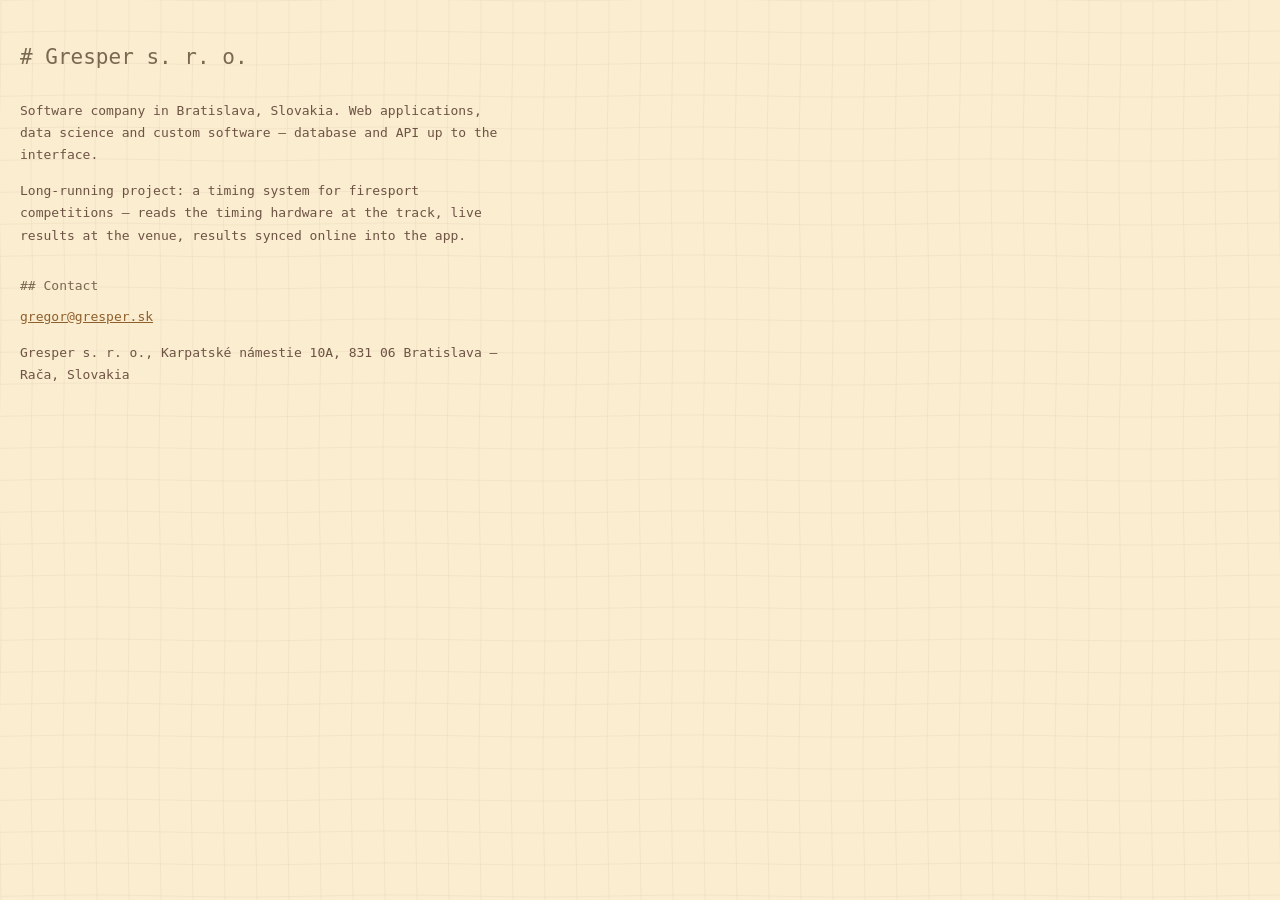
<file: index.html>
<!doctype html>
<html lang="en">
<head>
<meta charset="utf-8">
<meta name="viewport" content="width=device-width, initial-scale=1">
<title>Gresper s. r. o.</title>
<meta name="description" content="Gresper s. r. o. — web applications, data science and custom software, incl. firesport competition timing. Bratislava, Slovakia.">
<link rel="canonical" href="https://gresper.sk/">
<meta name="robots" content="index, follow, max-snippet:-1, max-image-preview:large">
<meta name="theme-color" content="#faedd0">
<meta name="author" content="Gresper s. r. o.">

<meta property="og:type" content="website">
<meta property="og:site_name" content="Gresper s. r. o.">
<meta property="og:title" content="Gresper s. r. o.">
<meta property="og:description" content="Web applications, data science and custom software, incl. firesport competition timing. Bratislava, Slovakia.">
<meta property="og:url" content="https://gresper.sk/">
<meta property="og:locale" content="en_US">
<meta property="og:locale:alternate" content="sk_SK">
<meta property="og:image" content="https://gresper.sk/og.png">
<meta property="og:image:width" content="1200">
<meta property="og:image:height" content="630">
<meta property="og:image:alt" content="Gresper s. r. o. — web applications, data science, custom software">
<meta name="twitter:card" content="summary_large_image">
<meta name="twitter:title" content="Gresper s. r. o.">
<meta name="twitter:description" content="Web applications, data science and custom software. Bratislava, Slovakia.">
<meta name="twitter:image" content="https://gresper.sk/og.png">

<link rel="icon" href="data:image/svg+xml,%3Csvg xmlns='http://www.w3.org/2000/svg' viewBox='0 0 32 32'%3E%3Crect width='32' height='32' fill='%23faedd0'/%3E%3Ctext x='16' y='25' font-family='monospace' font-size='24' font-weight='500' text-anchor='middle' fill='%236e5344'%3EG%3C/text%3E%3C/svg%3E">

<script type="application/ld+json">
{
  "@context": "https://schema.org",
  "@type": "Organization",
  "@id": "https://gresper.sk/#org",
  "name": "Gresper s. r. o.",
  "legalName": "Gresper s. r. o.",
  "url": "https://gresper.sk/",
  "email": "gregor@gresper.sk",
  "description": "Software company building web applications, data science tooling and custom software, including a timing and live-results system for firesport competitions.",
  "foundingDate": "2025-08-19",
  "identifier": [
    { "@type": "PropertyValue", "name": "ICO", "value": "57093628" },
    { "@type": "PropertyValue", "name": "ORSR", "value": "Sro 190799/B, Mestsky sud Bratislava III" }
  ],
  "address": {
    "@type": "PostalAddress",
    "streetAddress": "Karpatské námestie 10A",
    "postalCode": "831 06",
    "addressLocality": "Bratislava - Rača",
    "addressCountry": "SK"
  },
  "areaServed": "SK",
  "knowsAbout": [
    "web application development",
    "data science",
    "data engineering",
    "systems integration",
    "sports timing systems",
    "firesport competition timing"
  ]
}
</script>
<style>
  html { background: #faedd0; color: #6e5344; }
  body {
    font: 13px/1.7 ui-monospace, SFMono-Regular, Menlo, Consolas, "DejaVu Sans Mono", monospace;
    margin: 2.5rem 1.25rem;
    max-width: 62ch;
  }
  h1, h2 { font-weight: 400; color: #7a6850; }
  h1 { font-size: 21px; margin: 0 0 1.5rem; }
  h2 { font-size: 13px; margin: 1.8rem 0 .5rem; }
  p { margin: 0 0 .9rem; }
  a { color: #8f5f2c; }
  a:focus-visible { outline: 2px solid #8f5f2c; outline-offset: 2px; }
  #mesh { position: fixed; inset: 0; z-index: -1; pointer-events: none; }
  @media print {
    html { background: #fff; color: #000; }
    h1, h2, a { color: #000; }
    #mesh { display: none; }
  }
</style>
</head>
<body>

<canvas id="mesh" aria-hidden="true"></canvas>

<h1># Gresper s. r. o.</h1>

<p>
Software company in Bratislava, Slovakia. Web applications, data science and
custom software — database and API up to the interface.
</p>

<p>
Long-running project: a timing system for firesport competitions — reads the timing hardware at the track, live results at the
venue, results synced online into the app.
</p>

<h2>## Contact</h2>

<p>
<a href="mailto:gregor@gresper.sk">gregor@gresper.sk</a>
</p>

<p>
Gresper s. r. o., Karpatské námestie 10A, 831 06 Bratislava – Rača, Slovakia
</p>

<script>
(function () {
  var cv = document.getElementById('mesh'), g = cv.getContext('2d');
  var STEP = 32, R = 130, PULL = 0.26;

  // Touch-only devices and reduced-motion users get a plain static mesh:
  // no cursor tracking, no animation loop. any-hover/any-pointer look at every
  // input device, so a laptop with a touchscreen still counts as having a mouse.
  var mm = window.matchMedia || function () { return { matches: false }; };
  // reduce only silences the idle wobble — cursor tracking is user-driven
  // motion, so it stays on. still = no pointer to track at all (phones).
  var reduce = mm('(prefers-reduced-motion: reduce)').matches;
  var still = !mm('(any-hover: hover) and (any-pointer: fine)').matches;
  var dpr = Math.min(window.devicePixelRatio || 1, 2);

  var w, h, cols, rows, X, Y, lastW = -1, timer, running = false;
  var mx = -9e3, my = -9e3, tx = mx, ty = my;

  function size() {
    w = innerWidth; h = innerHeight; lastW = w;
    cv.width = w * dpr; cv.height = h * dpr;
    cv.style.width = w + 'px'; cv.style.height = h + 'px';
    g.setTransform(dpr, 0, 0, dpr, 0, 0);
    cols = Math.ceil(w / STEP) + 1; rows = Math.ceil(h / STEP) + 1;
    X = new Float32Array(cols * rows); Y = new Float32Array(cols * rows);
  }

  function draw(t) {
    var i, j, k, px, py, dx, dy, d, f;
    for (j = 0; j < rows; j++) {
      for (i = 0; i < cols; i++) {
        k = j * cols + i;
        px = i * STEP; py = j * STEP;
        if (!still) {
          dx = px - mx; dy = py - my; d = Math.sqrt(dx * dx + dy * dy) || 1;
          if (d < R) { f = 1 - d / R; f = f * f * R * PULL; px += dx / d * f; py += dy / d * f; }
          if (!reduce) { px += Math.sin(py * 0.021 + t) * 1.0; py += Math.cos(px * 0.021 + t) * 1.0; }
        }
        X[k] = px; Y[k] = py;
      }
    }

    g.clearRect(0, 0, w, h);
    for (var pass = 0; pass < 2; pass++) {
      g.beginPath();
      for (j = 0; j < rows; j++) {
        for (i = 0; i < cols; i++) {
          k = j * cols + i;
          dx = i * STEP - mx; dy = j * STEP - my;
          var near = !still && dx * dx + dy * dy < R * R;
          if (near !== (pass === 1)) continue;
          if (i + 1 < cols) { g.moveTo(X[k], Y[k]); g.lineTo(X[k + 1], Y[k + 1]); }
          if (j + 1 < rows) { g.moveTo(X[k], Y[k]); g.lineTo(X[k + cols], Y[k + cols]); }
        }
      }
      g.strokeStyle = pass ? 'rgba(110,83,68,0.15)' : 'rgba(110,83,68,0.05)';
      g.lineWidth = 1;
      g.stroke();
    }
  }

  function frame(ts) {
    if (document.hidden) { running = false; return; }
    mx += (tx - mx) * 0.09; my += (ty - my) * 0.09;
    draw(ts * 0.0007);
    requestAnimationFrame(frame);
  }

  function start() {
    if (still || running) return;
    running = true; requestAnimationFrame(frame);
  }

  addEventListener('resize', function () {
    clearTimeout(timer);
    timer = setTimeout(function () {
      // On phones the address bar showing/hiding fires resize with the same
      // width — ignore those, only a real width change matters.
      if (still && innerWidth === lastW) return;
      size();
      if (still) draw(0);
    }, 150);
  });

  // Always listen: if a real mouse shows up the effect switches itself on, even
  // if the media queries above guessed wrong. Touch input never drives it.
  addEventListener('pointermove', function (e) {
    if (e.pointerType === 'touch') return;
    tx = e.clientX; ty = e.clientY;
    if (still) { still = false; mx = tx; my = ty; start(); }
  });
  addEventListener('pointerleave', function () { tx = -9e3; ty = -9e3; });
  document.addEventListener('visibilitychange', start);

  size();
  if (still) draw(0); else start();
})();
</script>

</body>
</html>
</file>
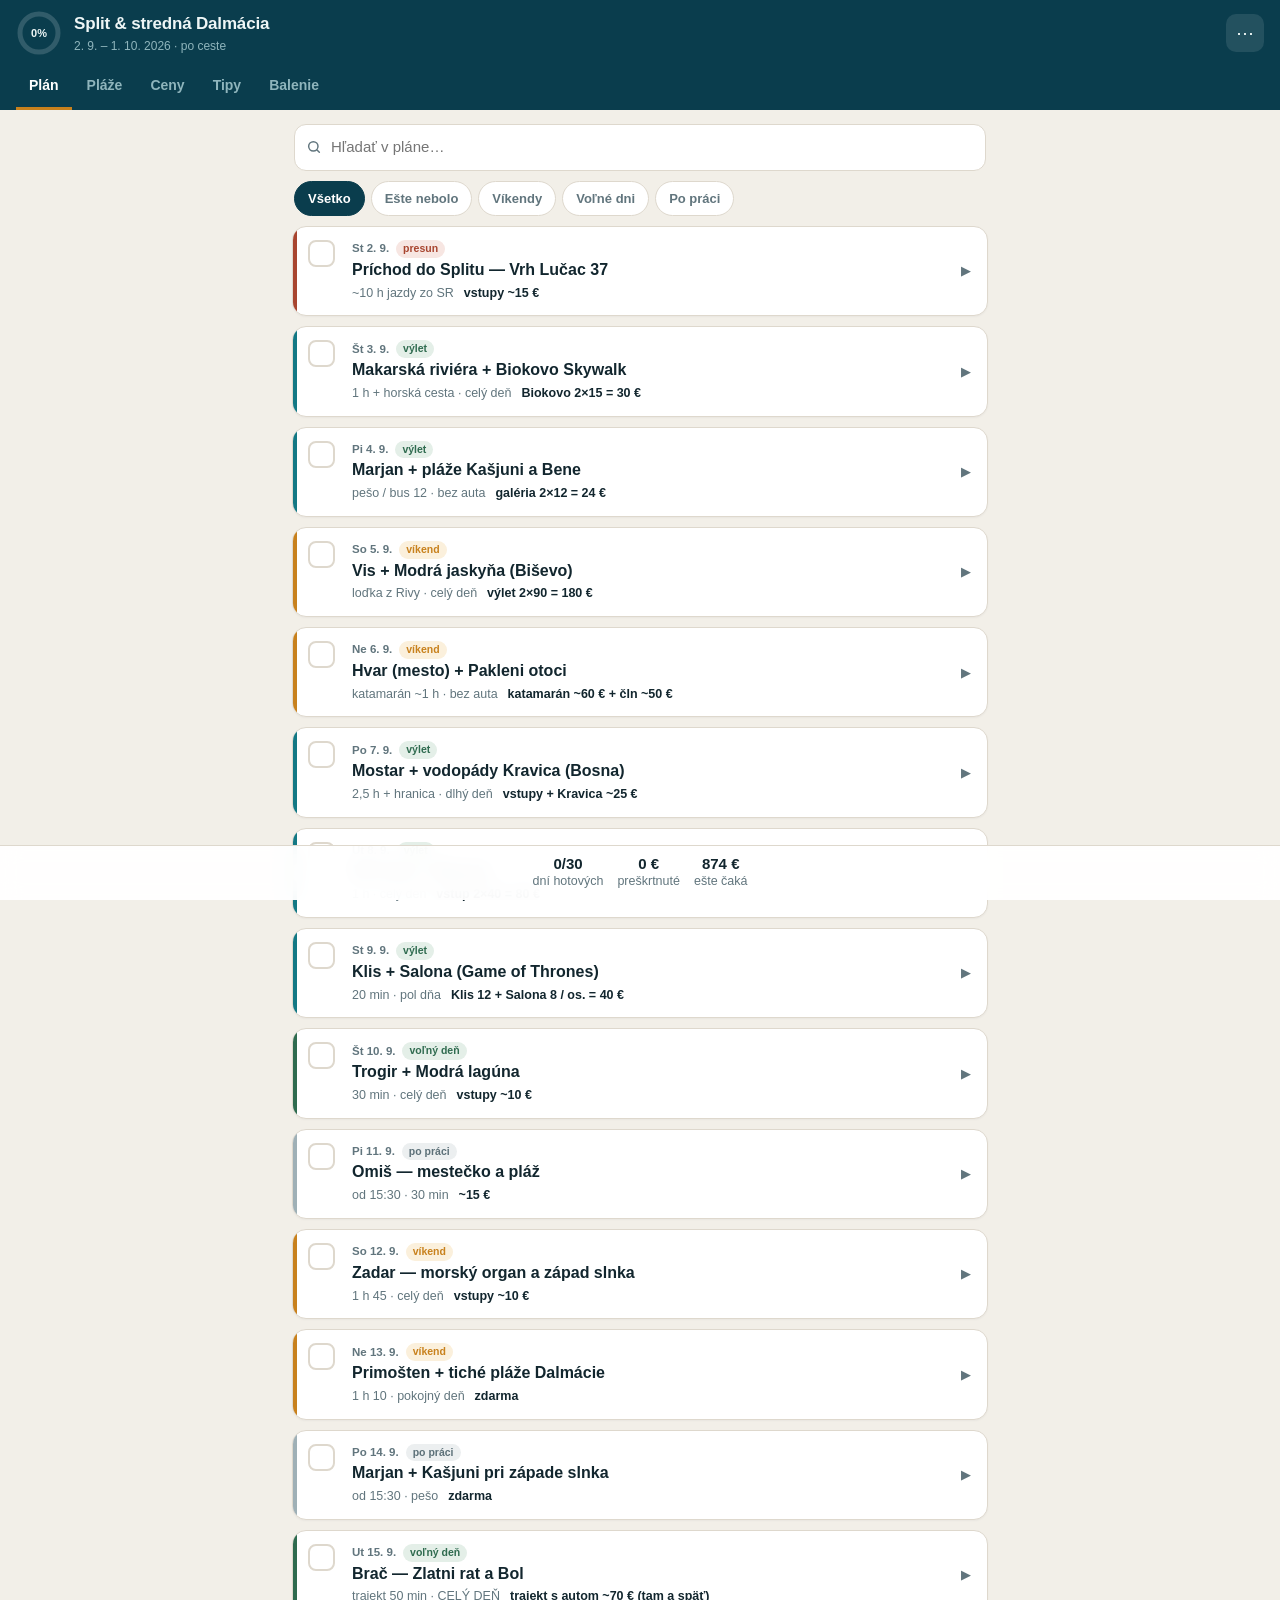
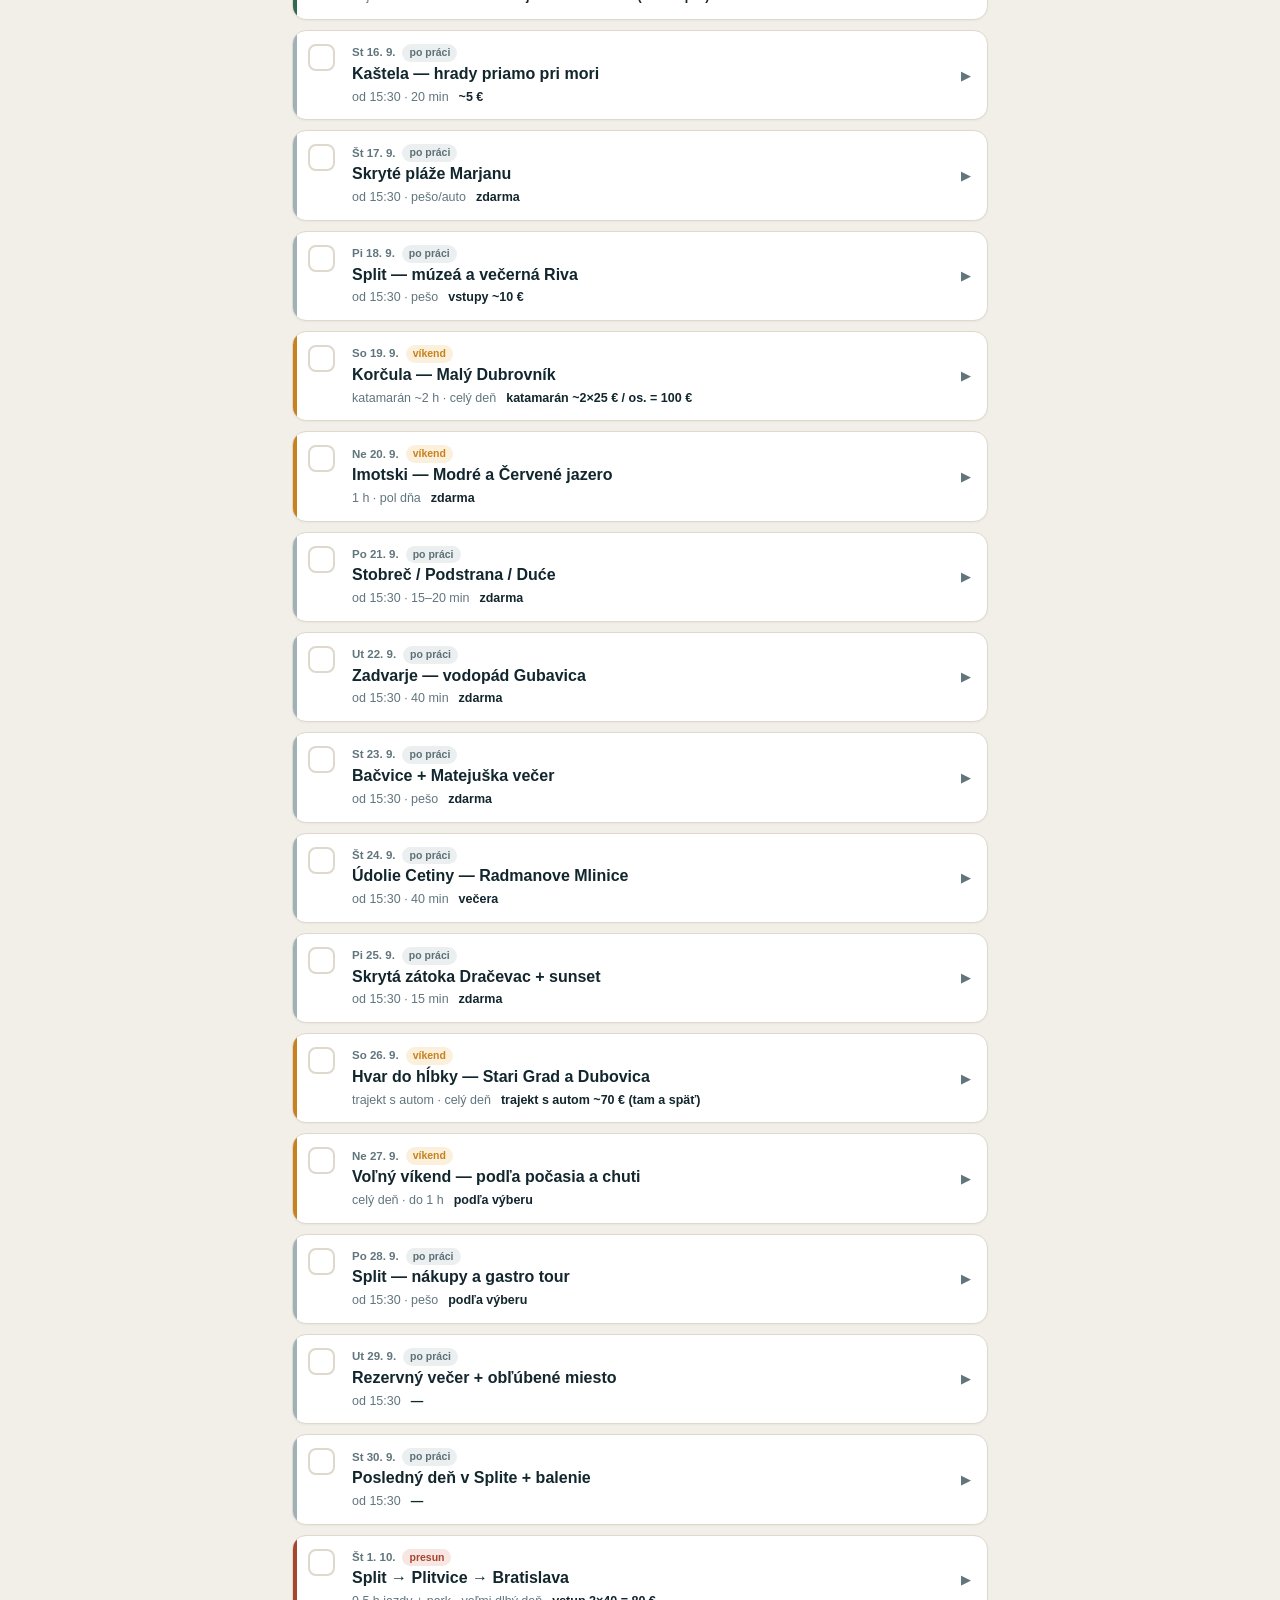
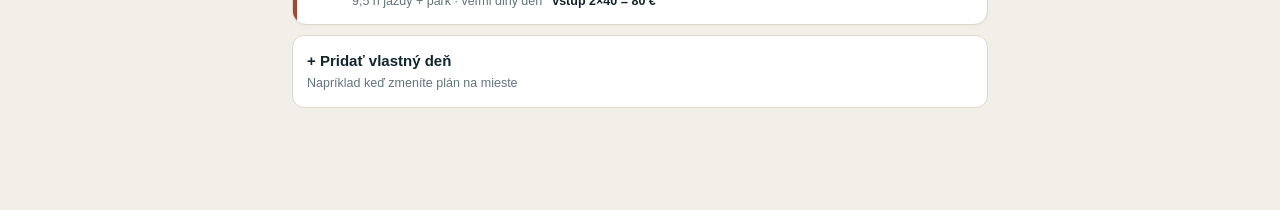
<file: croatia/index.html>
<!DOCTYPE html>
<html lang="sk">
<head>
<meta charset="utf-8">
<meta name="viewport" content="width=device-width, initial-scale=1, viewport-fit=cover">
<title>Split 2026 — itinerár</title>
<meta name="robots" content="noindex, nofollow">
<meta name="theme-color" content="#0a3d4d" id="tc">
<script>
/* apply the saved appearance before first paint — keep the key in sync with KEY below */
try{var _t=JSON.parse(localStorage.getItem("split2026:v4")||"{}").theme;
  if(_t==="light"||_t==="dark"){document.documentElement.setAttribute("data-theme",_t);
    document.currentScript.previousElementSibling.setAttribute("content",_t==="dark"?"#0a2028":"#0a3d4d");}
}catch(e){}
</script>
<meta name="apple-mobile-web-app-capable" content="yes">
<meta name="mobile-web-app-capable" content="yes">
<meta name="apple-mobile-web-app-status-bar-style" content="black-translucent">
<meta name="apple-mobile-web-app-title" content="Split 2026">
<link rel="apple-touch-icon" href="[data-uri]">
<link rel="icon" href="[data-uri]">
<link rel="manifest" id="mf">
<style>
:root{
  --sea-deep:#0a3d4d;
  --sea:#137884;
  --sea-soft:#d9ecec;
  --stone:#f2efe8;
  --card:#ffffff;
  --ink:#12262e;
  --muted:#61757d;
  --line:#ded8cd;
  --sun:#c8811d;
  --sun-soft:#fbf0dc;
  --pine:#2f6b4f;
  --pine-soft:#e4efe8;
  --rose:#a8452f;
  --rose-soft:#f7e6e2;
  --sea-ink:#0a3d4d;
  --sun-line:#eddcbb;
  --field:#fcfbf8;
  --card-2:#fbfaf7;
  --ghost:#f1efe9;
  --work:#9fb0b6;
  --work-soft:#eceff0;
  --work-ink:#5c7078;
  --handle:#cfc9bd;
  --veil:rgba(255,255,255,.94);
  --head:#0a3d4d;
  --head-ink:#eef6f6;
  --head-dim:#8fb5bc;
  --shadow:0 1px 2px rgba(18,38,46,.04);
  --r:14px;
  --safe-b:env(safe-area-inset-bottom,0px);
}
*{box-sizing:border-box;-webkit-tap-highlight-color:transparent}
html,body{margin:0;padding:0}
body{
  background:var(--stone);
  color:var(--ink);
  font:16px/1.5 ui-sans-serif,-apple-system,BlinkMacSystemFont,"Segoe UI",Roboto,"Helvetica Neue",Arial,sans-serif;
  -webkit-font-smoothing:antialiased;
  overscroll-behavior-y:contain;
}
button,input,textarea,select{font:inherit;color:inherit}
button{cursor:pointer;border:0;background:none}
a{color:var(--sea)}
:focus-visible{outline:3px solid var(--sun);outline-offset:2px;border-radius:6px}

/* ---------- header ---------- */
header{
  position:sticky;top:0;z-index:20;
  background:var(--head);color:var(--head-ink);
  padding:calc(10px + env(safe-area-inset-top,0px)) 16px 0;
}
.htop{display:flex;align-items:center;gap:12px}
.brand{flex:1;min-width:0}
.brand h1{margin:0;font-size:17px;font-weight:700;letter-spacing:-.01em;white-space:nowrap;overflow:hidden;text-overflow:ellipsis}
.brand p{margin:1px 0 0;font-size:12px;color:var(--head-dim)}
.ring{width:46px;height:46px;flex:none;position:relative}
.ring svg{transform:rotate(-90deg)}
.ring span{position:absolute;inset:0;display:grid;place-items:center;font-size:11px;font-weight:700}
.hbtn{width:38px;height:38px;flex:none;border-radius:10px;background:rgba(255,255,255,.1);display:grid;place-items:center;color:var(--head-ink);font-size:18px}
nav{display:flex;gap:2px;margin-top:10px;overflow-x:auto;scrollbar-width:none}
nav::-webkit-scrollbar{display:none}
nav button{
  padding:9px 13px 11px;color:var(--head-dim);font-size:14px;font-weight:600;white-space:nowrap;
  border-bottom:3px solid transparent;
}
nav button[aria-selected="true"]{color:#fff;border-bottom-color:var(--sun)}

/* ---------- layout ---------- */
main{max-width:720px;margin:0 auto;padding:14px 12px calc(90px + var(--safe-b))}
.panel[hidden]{display:none}
h2.sec{font-size:13px;font-weight:700;color:var(--muted);margin:22px 4px 8px}
h2.sec:first-child{margin-top:4px}

/* ---------- filter chips ---------- */
.chips{display:flex;gap:6px;overflow-x:auto;padding:2px 2px 10px;scrollbar-width:none}
.chips::-webkit-scrollbar{display:none}
.chip{
  padding:7px 13px;border-radius:999px;background:var(--card);border:1px solid var(--line);
  font-size:13px;font-weight:600;color:var(--muted);white-space:nowrap;
}
.chip[aria-pressed="true"]{background:var(--sea-deep);border-color:var(--sea-deep);color:#fff}

/* ---------- day card ---------- */
.day{
  background:var(--card);border-radius:var(--r);margin-bottom:8px;
  border:1px solid var(--line);overflow:hidden;position:relative;
}
.day::before{content:"";position:absolute;left:0;top:0;bottom:0;width:4px;background:var(--sea)}
.day[data-kind="weekend"]::before{background:var(--sun)}
.day[data-kind="work"]::before{background:var(--work)}
.day[data-kind="free"]::before{background:var(--pine)}
.day[data-kind="travel"]::before{background:var(--rose)}
.day.done{background:var(--card-2)}
.day.done .dwhere{text-decoration:line-through;text-decoration-thickness:1.5px;color:var(--muted)}
.day.today{border-color:var(--sea);box-shadow:0 0 0 2px rgba(19,120,132,.18)}

.dhead{display:flex;align-items:flex-start;gap:11px;padding:12px 12px 12px 15px;width:100%;text-align:left}
.tick{
  flex:none;width:27px;height:27px;margin-top:1px;border-radius:8px;border:2px solid var(--line);
  background:var(--card);display:grid;place-items:center;color:transparent;font-size:15px;font-weight:800;
}
.tick[aria-pressed="true"]{background:var(--pine);border-color:var(--pine);color:#fff}
.dmain{flex:1;min-width:0}
.ddate{font-size:11.5px;font-weight:700;color:var(--muted);display:flex;gap:7px;align-items:center;flex-wrap:wrap}
.badge{padding:1px 7px;border-radius:999px;font-size:10.5px;font-weight:700}
.b-weekend{background:var(--sun-soft);color:var(--sun)}
.b-work{background:var(--work-soft);color:var(--work-ink)}
.b-free{background:var(--pine-soft);color:var(--pine)}
.b-travel{background:var(--rose-soft);color:var(--rose)}
.b-today{background:var(--sea);color:#fff}
.dwhere{font-size:16px;font-weight:650;line-height:1.3;margin:2px 0 3px}
.dmeta{font-size:12.5px;color:var(--muted);display:flex;gap:10px;flex-wrap:wrap}
.dmeta b{color:var(--ink);font-weight:650}
.chev{flex:none;align-self:center;color:var(--muted);font-size:13px;transition:transform .18s}
.day.open .chev{transform:rotate(90deg)}

.dbody{padding:0 14px 14px 15px;border-top:1px solid var(--line);margin-top:2px;padding-top:12px}
.dbody p{margin:0 0 12px;font-size:14.5px;line-height:1.55}
.dlist{margin:0 0 13px;padding:0;list-style:none}
.dlist li{position:relative;padding-left:16px;margin-bottom:7px;font-size:14.5px;line-height:1.5}
.dlist li:last-child{margin-bottom:0}
.dlist li::before{
  content:"";position:absolute;left:2px;top:9px;width:5px;height:5px;
  border-radius:50%;background:var(--sea);opacity:.55;
}
.dlist .t{color:var(--sea);font-weight:700;font-variant-numeric:tabular-nums}
.acts{display:flex;gap:7px;flex-wrap:wrap;margin-bottom:12px}
.act{
  padding:9px 13px;border-radius:10px;background:var(--sea-soft);color:var(--sea-ink);
  font-size:13.5px;font-weight:650;text-decoration:none;display:inline-flex;align-items:center;gap:6px;
}
.act.ghost{background:var(--ghost);color:var(--muted)}
.act.danger{background:var(--rose-soft);color:var(--rose)}
label.fl{display:block;font-size:11.5px;font-weight:700;color:var(--muted);margin:10px 0 4px}
textarea,input[type=text],input[type=number]{
  width:100%;border:1px solid var(--line);border-radius:10px;padding:10px 11px;
  background:var(--field);font-size:14.5px;resize:vertical;
}
textarea{min-height:64px}
.grid2{display:grid;grid-template-columns:1fr 1fr;gap:8px}

/* ---------- generic list rows ---------- */
.rows{background:var(--card);border:1px solid var(--line);border-radius:var(--r);overflow:hidden}
.row{display:flex;gap:11px;align-items:flex-start;padding:11px 13px;border-top:1px solid var(--line);width:100%;text-align:left}
.row:first-child{border-top:0}
.row .rt{flex:1;min-width:0}
.row .rt strong{display:block;font-size:14.5px;font-weight:650}
.row .rt span{display:block;font-size:13px;color:var(--muted);line-height:1.45;margin-top:2px}
.row .rv{flex:none;max-width:47%;text-align:right;font-size:13.5px;font-weight:700;color:var(--sea-ink)}
.row.checked .rt strong{text-decoration:line-through;color:var(--muted)}

/* ---------- callouts ---------- */
.note{background:var(--sun-soft);border:1px solid var(--sun-line);border-radius:var(--r);padding:12px 14px;font-size:14px;line-height:1.55;margin-bottom:10px}
.note b{font-weight:700}
.tipbox{background:var(--card);border:1px solid var(--line);border-radius:var(--r);padding:12px 14px;margin-bottom:8px}
.tipbox h3{margin:0 0 6px;font-size:14.5px;font-weight:700}
.tipbox ul{margin:0;padding-left:18px;font-size:14px;line-height:1.6}
.tipbox li{margin-bottom:5px}
.tipbox li:last-child{margin-bottom:0}

/* ---------- totals bar ---------- */
.totals{
  position:fixed;left:0;right:0;bottom:0;z-index:15;
  background:var(--veil);backdrop-filter:blur(10px);
  border-top:1px solid var(--line);
  padding:9px 16px calc(9px + var(--safe-b));
  display:flex;gap:14px;align-items:center;justify-content:center;
  font-size:12.5px;color:var(--muted);
}
.totals b{color:var(--ink);font-size:15px;font-weight:700;display:block;line-height:1.15}
.totals div{text-align:center}

/* ---------- sheet ---------- */
.sheet{position:fixed;inset:0;z-index:40;display:none}
.sheet.on{display:block}
.sheet .bg{position:absolute;inset:0;background:rgba(10,40,50,.45)}
.sheet .inner{
  position:absolute;left:0;right:0;bottom:0;background:var(--stone);
  border-radius:20px 20px 0 0;padding:8px 16px calc(20px + var(--safe-b));
  max-height:88vh;overflow:auto;
}
.sheet .hnd{width:38px;height:4px;border-radius:99px;background:var(--handle);margin:0 auto 12px}
.sheet h3{margin:0 0 12px;font-size:17px}
.big{display:block;width:100%;padding:14px;border-radius:12px;background:var(--card);border:1px solid var(--line);
  font-size:15px;font-weight:650;text-align:left;margin-bottom:8px}
.big small{display:block;font-weight:400;font-size:12.5px;color:var(--muted);margin-top:2px}
.big.danger{color:var(--rose)}
.toast{
  position:fixed;bottom:calc(72px + var(--safe-b));left:50%;transform:translateX(-50%) translateY(20px);
  background:var(--sea-deep);color:#fff;padding:11px 18px;border-radius:99px;font-size:14px;font-weight:600;
  opacity:0;pointer-events:none;transition:.22s;z-index:50;white-space:nowrap;
}
.toast.on{opacity:1;transform:translateX(-50%) translateY(0)}
.empty{text-align:center;color:var(--muted);font-size:14px;padding:36px 20px}

/* ---------- search ---------- */
.search{position:relative;margin:0 2px 8px}
.search input{
  width:100%;border:1px solid var(--line);border-radius:12px;
  padding:11px 12px 11px 36px;background:var(--card);font-size:15px;
  -webkit-appearance:none;appearance:none;
}
.search input::-webkit-search-cancel-button{-webkit-appearance:none;appearance:none}
.search svg{position:absolute;left:12px;top:50%;transform:translateY(-50%);color:var(--muted);pointer-events:none}
.search .clr{
  position:absolute;right:6px;top:50%;transform:translateY(-50%);
  width:30px;height:30px;border-radius:50%;color:var(--muted);font-size:15px;
  display:none;place-items:center;
}
.search.has .clr{display:grid}
.count{font-size:12px;color:var(--muted);margin:0 6px 8px;font-weight:600}

/* ---------- inline add row ---------- */
.addrow{display:flex;gap:8px;margin-top:10px}
.addrow input{
  flex:1;min-width:0;border:1px solid var(--line);border-radius:12px;
  padding:12px;background:var(--card);font-size:15px;
}
.addrow button{
  flex:none;width:48px;border-radius:12px;background:var(--sea-deep);color:#fff;
  font-size:20px;font-weight:700;display:grid;place-items:center;
}

/* ---------- polish ---------- */
.day{scroll-margin-top:118px;box-shadow:var(--shadow)}
.rows{box-shadow:var(--shadow)}
.dhead{cursor:pointer}
.dhead .chev{padding:0 4px}
.tick{transition:background .15s,border-color .15s,transform .12s}
.tick:active{transform:scale(.9)}
.chip{transition:background .15s,color .15s,border-color .15s}
.dbody{animation:reveal .18s ease-out}
@keyframes reveal{from{opacity:0;transform:translateY(-3px)}to{opacity:1;transform:none}}
.ring{cursor:pointer;background:none;padding:0;border-radius:50%}
.ring svg{display:block}
.row .rb{flex:1;min-width:0;text-align:left;padding:0}
.rows .row:has(.rb):active{background:var(--card-2)}
main{padding-bottom:calc(94px + var(--safe-b))}
.empty b{color:var(--ink)}
@media (min-width:640px){
  .grid2{gap:10px}
  .day{margin-bottom:10px}
}


/* ---------- dark mode ----------
   Two blocks on purpose: the OS preference (unless the user forced light),
   and the user's explicit choice. Keep them in sync. */
@media (prefers-color-scheme:dark){
  :root:not([data-theme="light"]){
    --sea-deep:#0d2f3a;
    --sea-ink:#a9dee7;
    --sea:#5cbcc8;
    --sea-soft:#17353d;
    --stone:#0e181d;
    --card:#16242b;
    --ink:#e7eff1;
    --muted:#93a7af;
    --line:#26383f;
    --sun:#e0a34f;
    --sun-soft:#33270f;
    --sun-line:#4a3a17;
    --pine:#5aa87d;
    --pine-soft:#183024;
    --rose:#e08d78;
    --rose-soft:#3a201a;
    --field:#111d23;
    --card-2:#131f25;
    --ghost:#1d2b32;
    --work:#7b8f98;
    --work-soft:#1e2b31;
    --work-ink:#a4b6bd;
    --handle:#3a4c54;
    --veil:rgba(14,24,29,.94);
    --head:#0a2028;
    --head-ink:#e7f1f3;
    --head-dim:#89a8b1;
    --shadow:none;
}
  :root:not([data-theme="light"]) .day.today{box-shadow:0 0 0 2px rgba(92,188,200,.22)}
  :root:not([data-theme="light"]) .sheet .bg{background:rgba(0,0,0,.6)}
  :root:not([data-theme="light"]) .b-today{color:#08222a}
  :root:not([data-theme="light"]) .addrow button{background:var(--sea);color:#08222a}
  :root:not([data-theme="light"]) nav button[aria-selected="true"]{color:#fff}
}
:root[data-theme="dark"]{
  --sea-deep:#0d2f3a;
  --sea-ink:#a9dee7;
  --sea:#5cbcc8;
  --sea-soft:#17353d;
  --stone:#0e181d;
  --card:#16242b;
  --ink:#e7eff1;
  --muted:#93a7af;
  --line:#26383f;
  --sun:#e0a34f;
  --sun-soft:#33270f;
  --sun-line:#4a3a17;
  --pine:#5aa87d;
  --pine-soft:#183024;
  --rose:#e08d78;
  --rose-soft:#3a201a;
  --field:#111d23;
  --card-2:#131f25;
  --ghost:#1d2b32;
  --work:#7b8f98;
  --work-soft:#1e2b31;
  --work-ink:#a4b6bd;
  --handle:#3a4c54;
  --veil:rgba(14,24,29,.94);
  --head:#0a2028;
  --head-ink:#e7f1f3;
  --head-dim:#89a8b1;
  --shadow:none;
}
:root[data-theme="dark"] .day.today{box-shadow:0 0 0 2px rgba(92,188,200,.22)}
:root[data-theme="dark"] .sheet .bg{background:rgba(0,0,0,.6)}
:root[data-theme="dark"] .b-today{color:#08222a}
:root[data-theme="dark"] .addrow button{background:var(--sea);color:#08222a}
:root[data-theme="dark"] nav button[aria-selected="true"]{color:#fff}

/* ---------- appearance switch in the menu ---------- */
.swapnote{font-size:13px;color:var(--muted);line-height:1.5;margin:0 4px 12px}
.swaprow{display:flex;align-items:center;gap:8px;flex-wrap:wrap;margin-bottom:6px}
.swaprow .sd{font-size:12px;font-weight:700;color:var(--muted);min-width:54px}
.swaprow b{flex:1 0 100%;font-size:14.5px;font-weight:650;line-height:1.3}
.seglabel{font-size:11.5px;font-weight:700;color:var(--muted);margin:14px 4px 6px}
.seg{display:flex;gap:6px;margin-bottom:8px}
.seg button{
  flex:1;padding:11px 6px;border-radius:12px;background:var(--card);border:1px solid var(--line);
  font-size:14px;font-weight:650;color:var(--muted);
}
.seg button[aria-pressed="true"]{background:var(--sea-deep);border-color:var(--sea-deep);color:#fff}

@media (prefers-reduced-motion:reduce){*{transition:none!important;animation:none!important}}
</style>
</head>
<body>

<header>
  <div class="htop">
    <button class="ring" id="ringBtn" type="button" aria-label="Skočiť na dnešný deň" title="Skočiť na dnešný deň">
      <svg width="46" height="46" viewBox="0 0 46 46" aria-hidden="true">
        <circle cx="23" cy="23" r="19" fill="none" stroke="rgba(255,255,255,.16)" stroke-width="5"/>
        <circle id="ringArc" cx="23" cy="23" r="19" fill="none" stroke="#c8811d" stroke-width="5"
                stroke-linecap="round" stroke-dasharray="119.4" stroke-dashoffset="119.4"/>
      </svg>
      <span id="ringTxt">0%</span>
    </button>
    <div class="brand">
      <h1>Split &amp; stredná Dalmácia</h1>
      <p id="sub">2. 9. – 1. 10. 2026</p>
    </div>
    <button class="hbtn" id="menuBtn" aria-label="Menu">⋯</button>
  </div>
  <nav role="tablist" aria-label="Sekcie">
    <button role="tab" id="t-plan" aria-controls="p-plan" data-tab="plan" aria-selected="true">Plán</button>
    <button role="tab" id="t-beaches" aria-controls="p-beaches" data-tab="beaches" aria-selected="false">Pláže</button>
    <button role="tab" id="t-money" aria-controls="p-money" data-tab="money" aria-selected="false">Ceny</button>
    <button role="tab" id="t-tips" aria-controls="p-tips" data-tab="tips" aria-selected="false">Tipy</button>
    <button role="tab" id="t-pack" aria-controls="p-pack" data-tab="pack" aria-selected="false">Balenie</button>
  </nav>
</header>

<main>
  <section class="panel" id="p-plan" role="tabpanel" aria-labelledby="t-plan" tabindex="-1">
    <div class="search" id="search">
      <svg width="16" height="16" viewBox="0 0 24 24" fill="none" stroke="currentColor" stroke-width="2.2" stroke-linecap="round" aria-hidden="true"><circle cx="11" cy="11" r="7"/><path d="M20 20l-3.5-3.5"/></svg>
      <input id="q" type="search" placeholder="Hľadať v pláne…" aria-label="Hľadať v pláne" autocomplete="off" enterkeyhint="search">
      <button class="clr" id="qClear" type="button" aria-label="Vymazať hľadanie">✕</button>
    </div>
    <div class="chips" id="filters">
      <button class="chip" data-f="all" aria-pressed="true">Všetko</button>
      <button class="chip" data-f="todo" aria-pressed="false">Ešte nebolo</button>
      <button class="chip" data-f="weekend" aria-pressed="false">Víkendy</button>
      <button class="chip" data-f="free" aria-pressed="false">Voľné dni</button>
      <button class="chip" data-f="work" aria-pressed="false">Po práci</button>
    </div>
    <div id="count" class="count" hidden></div>
    <div id="days"></div>
    <button class="big" id="addDay" style="margin-top:10px">+ Pridať vlastný deň<small>Napríklad keď zmeníte plán na mieste</small></button>
  </section>

  <section class="panel" id="p-beaches" role="tabpanel" aria-labelledby="t-beaches" tabindex="-1" hidden></section>
  <section class="panel" id="p-money" role="tabpanel" aria-labelledby="t-money" tabindex="-1" hidden></section>
  <section class="panel" id="p-tips" role="tabpanel" aria-labelledby="t-tips" tabindex="-1" hidden></section>
  <section class="panel" id="p-pack" role="tabpanel" aria-labelledby="t-pack" tabindex="-1" hidden></section>
</main>

<div class="totals">
  <div><b id="tDone">0/29</b>dní hotových</div>
  <div><b id="tSpent">0 €</b>preškrtnuté</div>
  <div><b id="tLeft">0 €</b>ešte čaká</div>
</div>

<div class="sheet" id="sheet">
  <div class="bg" data-close></div>
  <div class="inner" role="dialog" aria-modal="true" aria-labelledby="sheetTitle">
    <div class="hnd"></div>
    <h3 id="sheetTitle">Nastavenia</h3>
    <div id="sheetBody"></div>
  </div>
</div>

<div class="toast" id="toast" role="status" aria-live="polite"></div>

<script>
"use strict";

/* ===================== DATA ===================== */
const SEED_DAYS = [
 {id:"d02",date:"2026-09-02",dow:"St",kind:"travel",where:"Príchod do Splitu — Vrh Lučac 37",time:"~10 h jazdy zo SR",cost:15,costLabel:"vstupy ~15 €",
  desc:[
   "Príchod po dlhej ceste zo Slovenska — dnes už nikam nešoférujte.",
   "Ubytovanie Vrh Lučac 37: svah priamo nad palácom, úzke jednosmerky. Auto zaparkujte a nechajte stáť.",
   "Odtiaľto je Peristyl 5 min pešo, Riva 7 min, Bačvice 10 min, Marjan 20–25 min.",
   "Podvečer: Diokleciánov palác, Peristyl, Vestibul, Riva pri západe slnka.",
   "Prvé kúpanie na Bačvice a večera v uličkách paláca."
  ],map:"Vrh Lucac 37, Split"},
 {id:"d03",date:"2026-09-03",dow:"Št",kind:"trip",where:"Makarská riviéra + Biokovo Skywalk",time:"1 h + horská cesta · celý deň",cost:30,costLabel:"Biokovo 2×15 = 30 €",
  desc:[
   "7:30 odchod zo Splitu, po D8 na Makarsku ~1 h.",
   "Dopoludnia pláže Brela a Baška Voda pod Biokovom — oblázky, borovice, priezračná voda.",
   "Obed na promenáde v Makarskej.",
   "Poobede hore na Skywalk: 23 km serpentín, rátajte 45–60 min jazdy.",
   "Sklenená plošina 1228 m nad morom — Brač, Hvar, za jasna aj Taliansko.",
   "Lístok len online s časovým slotom, kúpte deň vopred.",
   "Návrat do Splitu podvečer."
  ],map:"Skywalk Biokovo"},
 {id:"d04",date:"2026-09-04",dow:"Pi",kind:"trip",where:"Marjan + pláže Kašjuni a Bene",time:"pešo / bus 12 · bez auta",cost:24,costLabel:"galéria 2×12 = 24 €",
  desc:[
   "Oddychový deň bez auta — všetko zvládnete pešo z Vrh Lučac.",
   "Doobeda výstup na Marjan, vyhliadka Telegrin.",
   "Meštrovićova galéria (12 € / os., v cene aj kaplnka Kaštelet).",
   "Poobede pláž Kašjuni — borovice, beach bar, oblázky.",
   "Alternatíva na druhej strane kopca: Bene, plytká a tienistá."
  ],map:"Marjan Forest Park Split"},
 {id:"d05",date:"2026-09-05",dow:"So",kind:"weekend",where:"Vis + Modrá jaskyňa (Biševo)",time:"loďka z Rivy · celý deň",cost:180,costLabel:"výlet 2×90 = 180 €",
  desc:[
   "Organizovaný speedboat výlet priamo z prístavu — auto zostáva v Splite.",
   "Rezervujte 1–2 dni vopred a vyberte skorý odchod (~8:00), inak sa v jaskyni čaká.",
   "Modrá jaskyňa na Biševe — svetlo je najlepšie okolo poludnia.",
   "Pláž Stiniva: úzky vstup medzi útesmi, jedna z najkrajších v Európe.",
   "Lagúna Budikovac a Zelená jaskyňa na šnorchlovanie.",
   "Zastávka v meste Vis alebo Komiža, návrat podvečer."
  ],map:"Blue Cave Bisevo Croatia"},
 {id:"d06",date:"2026-09-06",dow:"Ne",kind:"weekend",where:"Hvar (mesto) + Pakleni otoci",time:"katamarán ~1 h · bez auta",cost:110,costLabel:"katamarán ~60 € + čln ~50 €",
  desc:[
   "Katamarán z Rivy, ~1 h. Lístky kupujte online — cez deň sa vypredávajú.",
   "Renesančné námestie sv. Štefana a najstaršie divadlo v Európe.",
   "Výstup na pevnosť Španjola kvôli výhľadu na Pakleni otoci.",
   "Poobede taxi-čln na Palmižanu alebo Mlini — 10–15 min z prístavu.",
   "Skontrolujte posledný večerný spoj späť do Splitu ešte pred odchodom na ostrovčeky."
  ],map:"Hvar Town Croatia"},
 {id:"d07",date:"2026-09-07",dow:"Po",kind:"trip",where:"Mostar + vodopády Kravica (Bosna)",time:"2,5 h + hranica · dlhý deň",cost:25,costLabel:"vstupy + Kravica ~25 €",
  desc:[
   "Jediná výnimka z pravidla dvoch hodín — rátajte s 12-hodinovým dňom.",
   "6:30 odchod. Hraničný prechod Nova Sela, nie poľné cesty, kam vás pošle Google.",
   "Najprv Kravice (sú bližšie k hranici) — kúpanie pod vodopádmi ešte pred davmi.",
   "Poobede Mostar: Starý most, osmanská čaršija, obed ćevapi.",
   "Cestou späť zastávka v dedine Počitelj.",
   "Stačí občiansky preukaz, ale auto potrebuje zelenú kartu mimo EÚ.",
   "Ak sa vám dnes nechce šoférovať tak ďaleko: len Kravice + Počitelj sú do 2 h."
  ],map:"Stari Most Mostar"},
 {id:"d08",date:"2026-09-08",dow:"Ut",kind:"trip",where:"NP Krka + Šibenik",time:"1 h · celý deň",cost:80,costLabel:"vstup 2×40 = 80 €",
  desc:[
   "85 km po A1, ~1 h. Vstup kúpte online na np-krka.hr.",
   "Skradinski buk, drevené chodníky nad kaskádami, loďka zo Skradinu.",
   "Voliteľne výlet loďou na ostrovný kláštor Visovac.",
   "Tip na peniaze: po 15:00 stojí vstup 30 € namiesto 40 — poobedný príchod sa oplatí.",
   "Späť cez Šibenik: UNESCO katedrála sv. Jakova a stará časť mesta.",
   "Večera v Šibeniku a návrat do Splitu za hodinu."
  ],map:"Skradinski Buk Krka National Park"},
 {id:"d09",date:"2026-09-09",dow:"St",kind:"trip",where:"Klis + Salona (Game of Thrones)",time:"20 min · pol dňa",cost:40,costLabel:"Klis 12 + Salona 8 / os. = 40 €",
  desc:[
   "Najbližší výlet z celého mesiaca — 20 min autom.",
   "Pevnosť Klis: v seriáli Meereen, výhľad na celý Splitský záliv.",
   "V cene lístka je aj etno park Stella Croatica.",
   "Rímska Salona (Solin) — hlavné mesto Dalmácie a rodisko Diokleciána.",
   "Choďte skoro ráno, na Salone nie je takmer žiadny tieň.",
   "Poobede späť a kúpanie na Bačvice."
  ],map:"Klis Fortress Croatia"},
 {id:"d10",date:"2026-09-10",dow:"Št",kind:"free",where:"Trogir + Modrá lagúna",time:"30 min · celý deň",cost:10,costLabel:"vstupy ~10 €",
  desc:[
   "Posledný voľný deň pred prácou — využite ho naplno.",
   "Doobeda UNESCO mestečko Trogir: katedrála sv. Vavrinca, pevnosť Kamerlengo.",
   "Obed na promenáde pri kanáli.",
   "Poobede Modrá lagúna pri Drveniku — plytká tyrkysová voda, ideálna na šnorchel.",
   "Do lagúny sa dá aj loďkou z Trogiru, ak nechcete hľadať parkovanie.",
   "Alternatíva na tento deň: rafting na Cetine alebo zipline nad kaňonom v Omiši."
  ],map:"Trogir Croatia"},
 {id:"d11",date:"2026-09-11",dow:"Pi",kind:"work",where:"Omiš — mestečko a pláž",time:"od 15:30 · 30 min",cost:15,costLabel:"~15 €",
  desc:[
   "Po práci, 30 min autom po pobrežnej ceste.",
   "Pirátske mestečko vklinené pod kaňon rieky Cetina.",
   "Kto má silu: výstup na pevnosť Mirabela (20 min hore, strmé).",
   "Kúpanie na mestskej pláži Omiš.",
   "Večera pri ústí Cetiny, návrat do Splitu do hodiny."
  ],map:"Omis Croatia"},
 {id:"d12",date:"2026-09-12",dow:"So",kind:"weekend",where:"Zadar — morský organ a západ slnka",time:"1 h 45 · celý deň",cost:10,costLabel:"vstupy ~10 €",
  desc:[
   "160 km po A1, ~1 h 45 — najdlhšia cesta v rámci Chorvátska.",
   "8:00 odchod, na mieste pred desiatou.",
   "Staré mesto: rímske fórum, kostol sv. Donáta, mestské hradby.",
   "Poobede Morský organ a Pozdrav slnku na konci polostrova.",
   "Zostaňte na západ slnka — Hitchcock ho označil za najkrajší na svete.",
   "Večera v starom meste a návrat po A1 (dá sa aj po 22:00, diaľnica je prázdna)."
  ],map:"Sea Organ Zadar"},
 {id:"d13",date:"2026-09-13",dow:"Ne",kind:"weekend",where:"Primošten + tiché pláže Dalmácie",time:"1 h 10 · pokojný deň",cost:0,costLabel:"zdarma",
  desc:[
   "Pokojná nedeľa po dlhej sobote — 1 h 10 autom.",
   "Staré mestečko na polostrove, uličky stúpajúce ku kostolu sv. Juraja.",
   "Pláž Raduča priamo pod mestom — oblázky a borovice.",
   "Vinice Babić okolo Primoštenu sú chránené ako kultúrna krajina.",
   "Cestou späť zastávka vo Vodiciach alebo v zálive Zaton.",
   "Doma podvečer, žiadny stres."
  ],map:"Primosten Croatia"},
 {id:"d14",date:"2026-09-14",dow:"Po",kind:"work",where:"Marjan + Kašjuni pri západe slnka",time:"od 15:30 · pešo",cost:0,costLabel:"zdarma",
  desc:[
   "Po práci pešo z Vrh Lučac, auto netreba.",
   "Prechádzka na vyhliadku Telegrin (178 m).",
   "Zostup k pláži Kašjuni na západnej strane kopca.",
   "Kúpanie a koktail v beach bare priamo na pláži.",
   "Západ slnka priamo do mora — najlepší v Splite."
  ],map:"Kasjuni Beach Split"},
 {id:"d15",date:"2026-09-15",dow:"Ut",kind:"free",where:"Brač — Zlatni rat a Bol",time:"trajekt 50 min · CELÝ DEŇ",cost:70,costLabel:"trajekt s autom ~70 € (tam a späť)",
  desc:[
   "Jediný voľný pracovný deň — venujte ho celému ostrovu.",
   "Ranný trajekt do Supetaru (50 min). Do fronty príďte 45–60 min vopred.",
   "Cez ostrov do Bolu, ~40 min krásnej cesty.",
   "Zlatni rat: mys, ktorý mení tvar podľa vetra a prúdov.",
   "Tichšia alternatíva o 10 min ďalej: zátoka Lučice.",
   "Pre zdatných: výstup na Vidovu goru (778 m, najvyšší bod ostrovov).",
   "Overte si posledný večerný trajekt späť ešte ráno."
  ],map:"Zlatni Rat Bol Brac"},
 {id:"d16",date:"2026-09-16",dow:"St",kind:"work",where:"Kaštela — hrady priamo pri mori",time:"od 15:30 · 20 min",cost:5,costLabel:"~5 €",
  desc:[
   "Po práci, 20 min smerom na Trogir.",
   "Sedem dedín so siedmimi hradmi postavenými priamo do mora.",
   "Najkrajší je Kaštel Gomilica (v seriáli Braavos) a Kaštel Lukšić.",
   "Prechádzka promenádou medzi dedinami, kúpanie bez davov.",
   "Večera v konobe pri mori — ceny výrazne nižšie než v centre Splitu."
  ],map:"Kastel Luksic Croatia"},
 {id:"d17",date:"2026-09-17",dow:"Št",kind:"work",where:"Skryté pláže Marjanu",time:"od 15:30 · pešo/auto",cost:0,costLabel:"zdarma",
  desc:[
   "Po práci na juhozápadnú stranu Marjanu.",
   "Kaštelet, Ježinac, Prva voda — malé skalnaté vstupy pod borovicami.",
   "Zátoka Jezero je najtichšia, chodí tam málokto.",
   "Zoberte topánky do vody a šnorchel, dno je skalnaté.",
   "Voda tu býva čistejšia než na mestských plážach."
  ],map:"Jezinac Beach Split"},
 {id:"d18",date:"2026-09-18",dow:"Pi",kind:"work",where:"Split — múzeá a večerná Riva",time:"od 15:30 · pešo",cost:10,costLabel:"vstupy ~10 €",
  desc:[
   "Po práci kultúrny podvečer bez auta.",
   "Archeologické múzeum — otvorené aj podvečer, málo ľudí.",
   "Galéria Emanuela Vidovića, kúsok od Peristylu.",
   "Prechádzka po Prokuratívach a Rive.",
   "Večera v uličkách paláca, potom zmrzlina na Rive."
  ],map:"Archaeological Museum Split"},
 {id:"d19",date:"2026-09-19",dow:"So",kind:"weekend",where:"Korčula — Malý Dubrovník",time:"katamarán ~2 h · celý deň",cost:100,costLabel:"katamarán ~2×25 € / os. = 100 €",
  desc:[
   "Ranný katamarán z Rivy, ~2 h — najvzdialenejší cieľ v pláne.",
   "Lístky tam aj späť kúpte online vopred, spoj býva plný.",
   "NAJPRV si overte čas posledného návratu, až potom plánujte deň.",
   "Opevnené staré mesto s pôdorysom rybej kosti — chráni pred vetrom aj slnkom.",
   "Údajné rodisko Marca Pola a katedrála sv. Marka.",
   "Obed a pohár Grk alebo Pošip priamo v meste.",
   "Kúpanie pod hradbami alebo v zátoke Banje, kým príde loď."
  ],map:"Korcula Old Town"},
 {id:"d20",date:"2026-09-20",dow:"Ne",kind:"weekend",where:"Imotski — Modré a Červené jazero",time:"1 h · pol dňa",cost:0,costLabel:"zdarma",
  desc:[
   "Hodina autom do vnútrozemia — úplne iná krajina než pobrežie.",
   "Červené jazero: 500 m hlboká krasová priepasť, pozerá sa z vyhliadky.",
   "Modré jazero: dá sa zísť až dolu, v septembri sa v ňom ešte dá kúpať.",
   "Zostup a výstup trvá ~40 min, cesta je kamenná — poriadne topánky.",
   "Obed v Imotskom, ceny sú tu polovičné oproti Rive.",
   "Cestou späť zastávka pri prameni Cetiny alebo v Sinji."
  ],map:"Modro jezero Imotski"},
 {id:"d21",date:"2026-09-21",dow:"Po",kind:"work",where:"Stobreč / Podstrana / Duće",time:"od 15:30 · 15–20 min",cost:0,costLabel:"zdarma",
  desc:[
   "Po práci na dlhé pláže južne od Splitu.",
   "Stobreč: piesočnatá, plytká, 15 min autom.",
   "Podstrana: kilometre pláže a promenáda, málo turistov.",
   "Duće pri ústí Cetiny — najčistejšia voda z tejto trojice.",
   "Večera pri mori a domov za 20 minút."
  ],map:"Stobrec Beach Croatia"},
 {id:"d22",date:"2026-09-22",dow:"Ut",kind:"work",where:"Zadvarje — vodopád Gubavica",time:"od 15:30 · 40 min",cost:0,costLabel:"zdarma",
  desc:[
   "Po práci 40 min nad Omiš, do kaňonu Cetiny.",
   "Vyhliadka na Veliki Gubavica — vodopád vysoký ~50 m.",
   "Krátka prechádzka po hrane kaňonu, dramatické skaly.",
   "Podvečerné svetlo padá priamo do kaňonu — ideálny čas na fotky.",
   "Cestou späť večera v Omiši pri rieke."
  ],map:"Veliki Gubavica waterfall Zadvarje"},
 {id:"d23",date:"2026-09-23",dow:"St",kind:"work",where:"Bačvice + Matejuška večer",time:"od 15:30 · pešo",cost:0,costLabel:"zdarma",
  desc:[
   "Domáci deň — všetko do 10 minút pešo.",
   "Kúpanie na Bačvice, prípadne na susednej Žnjan.",
   "Picigin s domácimi v plytkej vode — hra vznikla presne tu.",
   "Podvečer koktail na Matejuške medzi rybárskymi loďkami.",
   "Večerná Riva a zmrzlina."
  ],map:"Bacvice Beach Split"},
 {id:"d24",date:"2026-09-24",dow:"Št",kind:"work",where:"Údolie Cetiny — Radmanove Mlinice",time:"od 15:30 · 40 min",cost:0,costLabel:"večera",
  desc:[
   "Po práci cez Omiš do zeleného údolia rieky Cetina.",
   "Radmanove Mlinice: staré mlyny premenené na výletné miesto pri vode.",
   "Prechádzka popri rieke, o 20 °C chladnejšie než v meste.",
   "Večera z grilu priamo pri vode — pstruh alebo jahňacina.",
   "Ideálny únik, keď je v Splite horúco."
  ],map:"Radmanove Mlinice Omis"},
 {id:"d25",date:"2026-09-25",dow:"Pi",kind:"work",where:"Skrytá zátoka Dračevac + sunset",time:"od 15:30 · 15 min",cost:0,costLabel:"zdarma",
  desc:[
   "Po práci 15 min južne od Splitu.",
   "Modrozelená lagúna, o ktorej väčšina turistov nevie.",
   "Ploché skaly na ležanie, výborný šnorchel.",
   "Žiadny bufet — vodu a jedlo si doneste.",
   "Zostaňte na západ slnka, vraciate sa za svetla."
  ],map:"Dracevac beach Split"},
 {id:"d26",date:"2026-09-26",dow:"So",kind:"weekend",where:"Hvar do hĺbky — Stari Grad a Dubovica",time:"trajekt s autom · celý deň",cost:70,costLabel:"trajekt s autom ~70 € (tam a späť)",
  desc:[
   "Návrat na obľúbený ostrov, tentoraz autom a mimo davov.",
   "Ranný trajekt Split → Stari Grad (~2 h vrátane fronty).",
   "Stari Grad: najstaršie mesto v Chorvátsku, UNESCO polia Ager.",
   "Levanduľové polia vo vnútrozemí ostrova.",
   "Pláž Dubovica na ceste do Hvaru — kamenný dom a tyrkysová voda.",
   "Strmý zostup od cesty trvá 10 min, oplatí sa.",
   "Posledný trajekt späť si over hneď ráno pri nalodení."
  ],map:"Stari Grad Hvar"},
 {id:"d27",date:"2026-09-27",dow:"Ne",kind:"weekend",where:"Voľný víkend — podľa počasia a chuti",time:"celý deň · do 1 h",cost:0,costLabel:"podľa výberu",
  desc:[
   "Rezerva na to, čo sa cez týždeň nezmestilo.",
   "Ostrov Šolta trajektom z Rogača — zátoka Maslinica a sedem ostrovčekov.",
   "Prameň rieky Cetina pri Sinji — smaragdové oko v krase.",
   "Šibenik znova, ak vám minule chýbal čas na pevnosti.",
   "Rafting alebo zipline v Omiši, ak ste to ešte nestihli.",
   "Alebo len lenivý deň v Splite — po štyroch týždňoch je to tiež plán."
  ],map:"Maslinica Solta"},
 {id:"d28",date:"2026-09-28",dow:"Po",kind:"work",where:"Split — nákupy a gastro tour",time:"od 15:30 · pešo",cost:0,costLabel:"podľa výberu",
  desc:[
   "Po práci suveníry: levanduľa, olivový olej, rakija, soľ z Paga.",
   "Trh Pazar hneď za palácom — ovocie a syry na cestu domov.",
   "Gastro tour uličkami paláca: peka, crni rižot, fritule.",
   "Posledné kúpanie na Bačvice.",
   "Zoberte si domov aj balenú vodu a ovocie na cestu."
  ],map:"Pazar Market Split"},
 {id:"d29",date:"2026-09-29",dow:"Ut",kind:"work",where:"Rezervný večer + obľúbené miesto",time:"od 15:30",cost:0,costLabel:"—",
  desc:[
   "Buffer, keby cez mesiac zasiahlo počasie.",
   "Vráťte sa na miesto, ktoré vám najviac sadlo.",
   "Alebo kúpanie na Kašjuni a rozlúčkový západ slnka.",
   "Skontrolujte otváracie hodiny — koncom septembra sa už niektoré podniky zatvárajú."
  ],map:"Kasjuni Beach Split"},
 {id:"d30",date:"2026-09-30",dow:"St",kind:"work",where:"Posledný deň v Splite + balenie",time:"od 15:30",cost:0,costLabel:"—",
  desc:[
   "Posledný pracovný deň, večer patrí baleniu.",
   "Zbaľte auto ešte dnes — zajtra vstávate okolo piatej.",
   "Natankujte plnú nádrž ešte v Splite, na trase je palivo drahšie.",
   "Skontrolujte QR lístok na Plitvice a stiahnite si offline mapu trasy.",
   "Rozlúčková večera pri mori a skoro spať."
  ],map:"Split Riva"},
 {id:"d101",date:"2026-10-01",dow:"Št",kind:"travel",where:"Split → Plitvice → Bratislava",time:"9,5 h jazdy + park · veľmi dlhý deň",cost:80,costLabel:"vstup 2×40 = 80 €",
  desc:[
   "Najnáročnejší deň celej cesty — plánujte ho realisticky.",
   "5:00 odchod zo Splitu, 255 km po A1, pri parku okolo 8:00.",
   "Časový slot je povinný — kúpte online ešte pred cestou, na ranný vstup.",
   "Trasa B (~3 h) alebo C (~4 h): 16 jazier, Veliki slap, loďka aj vláčik v cene.",
   "Ak je slot na ranné hodiny, dolné jazerá stihnete bez davov.",
   "12:30–13:00 odchod z parku, cez Zagreb ďalej na sever.",
   "Plitvice → Zagreb ~2 h, Zagreb → Bratislava ~4,5 h. Doma okolo 20:00.",
   "Spolu ~9,5 h za volantom. Ak nemáte dvoch šoférov, skráťte park na trasu A (~2,5 h)."
  ],map:"Plitvice Lakes National Park"}
];

const SEED_BEACHES = [
 {id:"b1",group:"V Splite a nadosah pešo",name:"Bačvice",note:"Vaša domáca pláž — piesočná, plytká, ideálna ráno aj večer. Rodisko hry picigin.",map:"Bacvice Beach Split"},
 {id:"b2",group:"V Splite a nadosah pešo",name:"Firule / Ovčice",note:"Hneď vedľa Bačvice, piesočnaté, pokojnejšie, domáca atmosféra.",map:"Firule Beach Split"},
 {id:"b3",group:"V Splite a nadosah pešo",name:"Kašjuni",note:"Obľúbenec pod Marjanom — borovice, oblázky, beach bar, západ slnka.",map:"Kasjuni Beach Split"},
 {id:"b4",group:"V Splite a nadosah pešo",name:"Bene",note:"Severná strana Marjanu, rodinná, plytká, tieň borovíc, šnorchel.",map:"Bene Beach Split"},
 {id:"b5",group:"V Splite a nadosah pešo",name:"Žnjan",note:"Najdlhšia pláž Splitu, po rekonštrukcii moderná promenáda.",map:"Znjan Beach Split"},
 {id:"b6",group:"Skryté zátoky",name:"Kaštelet, Ježinac, Prva voda",note:"Malé skalnaté vstupy pod Marjanom — ticho a číra voda.",map:"Jezinac Beach Split"},
 {id:"b7",group:"Skryté zátoky",name:"Zátoka Jezero",note:"Jedno z najtajnejších kúpacích miest Splitu.",map:"Jezero cove Split"},
 {id:"b8",group:"Skryté zátoky",name:"Dračevac",note:"Modrozelená lagúna južne od Splitu, výborný šnorchel.",map:"Dracevac beach Split"},
 {id:"b9",group:"Skryté zátoky",name:"Stiniva (Vis)",note:"Úzky vstup medzi útesmi — jedna z najkrajších na svete.",map:"Stiniva Beach Vis"},
 {id:"b10",group:"Skryté zátoky",name:"Dubovica (Hvar)",note:"Fotogenická zátoka s kamenným domom a tyrkysovou vodou.",map:"Dubovica Beach Hvar"},
 {id:"b11",group:"Skryté zátoky",name:"Lučice (Brač)",note:"Tichšia alternatíva pri Zlatni rat, oveľa menej ľudí.",map:"Lucice Beach Brac"},
 {id:"b12",group:"Skryté zátoky",name:"Proizd (Korčula)",note:"Biele oblázkové pláže a borovicové zátoky.",map:"Proizd island Korcula"},
 {id:"b13",group:"Skryté zátoky",name:"Maslinica (Šolta)",note:"Krásna zátoka s historickým hradom a 7 ostrovčekmi.",map:"Maslinica Solta"}
];

const FERRIES = [
 {r:"Split → Bol (Brač) / Jelsa (Hvar)",t:"katamarán · ~1 h / 2,5 h",p:"10 € / 4,40 € dieťa"},
 {r:"Split → Supetar (Brač)",t:"trajekt s autom · ~50 min",p:"5,70 € + 23,50 € auto"},
 {r:"Split → Rogač (Šolta)",t:"trajekt s autom · ~60 min",p:"5,70 € + 23,50 € auto"},
 {r:"Split → Vis",t:"trajekt 2,5 h / katamarán 1 h 20",p:"cca 10 €"},
 {r:"Split → Hvar (mesto)",t:"rýchly katamarán · ~1 h",p:"cca 20 €"},
 {r:"Split → Korčula",t:"katamarán · ~2 h",p:"cca 20–25 €"}
];

const TICKETS = [
 {n:"NP Krka (jún–sep)",p:"40 €",note:"Po 15:00 zľava na 30 €. V cene loďka Skradin–Skradinski buk aj bus."},
 {n:"NP Plitvická jezera (okt)",p:"40 €",note:"Cestou domov 1. 10. Kúpte RANNÝ časový slot online ešte pred odchodom zo Slovenska."},
 {n:"Modré a Červené jazero (Imotski)",p:"zdarma",note:"Vyhliadka aj zostup k vode sú bez vstupného."},
 {n:"Diokleciánov palác — bočné sály",p:"~8 €",note:"Hlavná chodba zdarma. Katedrála sv. Domnia + zvonica ~7 €."},
 {n:"Pevnosť Klis",p:"12 €",note:"V cene aj Stella Croatica. GoT lokalita Meereen."},
 {n:"Antická Salona (Solin)",p:"8 €",note:"Rímske hlavné mesto Dalmácie."},
 {n:"Meštrovićova galéria",p:"12 €",note:"V cene aj kaplnka Kaštelet."},
 {n:"PP Biokovo + Skywalk",p:"15 €",note:"Jún–september. Len online s časovým slotom, cesta hore 23 km serpentín."},
 {n:"Rafting na Cetine (Omiš)",p:"40 €",note:"2,5 h, skoky z útesov."},
 {n:"Zipline nad kaňonom Cetiny",p:"80 €",note:"8 lán, spolu 2,1 km."},
 {n:"Modrá jaskyňa (Biševo) — výlet",p:"od ~90 €",note:"Celodenný speedboat, 5 ostrovov vrátane vstupu do jaskyne."}
];

const BUDGET = [
 {n:"Vstupy do NP a atrakcií",p:"~300–360 €"},
 {n:"Trajekty a lodné výlety",p:"~420–520 €"},
 {n:"Adrenalín (rafting / zipline)",p:"~120–160 €"},
 {n:"Víno, ochutnávky, gastro tour",p:"~150–200 €"},
 {n:"Palivo a mýto (výlety + cesta domov)",p:"~220–280 €"},
 {n:"Spolu aktivity",p:"~1 210–1 520 €"}
];

const TIPS = [
 {h:"Doklady a hranice",items:[
   "Pas nepotrebujete. Slovenský občiansky preukaz stačí do Chorvátska aj do Bosny (Mostar, Kravice). Doklad nech je platný min. 90 dní po návrate.",
   "Do Bosny berte originál dokladu aj kópiu (uloženú oddelene).",
   "Pri vjazde autom do Bosny majte zelenú kartu / poistenie platné mimo EÚ. Ak je auto z požičovne, oznámte im to vopred."]},
 {h:"Auto a parkovanie — Vrh Lučac 37",items:[
   "Vrh Lučac je na svahu hneď nad palácom — úzke jednosmerky a obmedzená zóna. Over si u majiteľa presne, kde smieš stáť, ešte pred príchodom.",
   "Do centra autom nechoď vôbec: Peristyl 5 min pešo, Riva 7 min, Bačvice 10 min, Marjan 20–25 min.",
   "Auto potrebuješ len na výlety. Ak k bytu nepatrí miesto, najbližšie väčšie parkovisko je pri Splite 3 / na Sukoišanskej — rátaj s denným poplatkom.",
   "Ranné odchody plánuj pred 8:00, inak sa zamotáš do miestnej dopravnej špičky.",
   "Mýto platíš na bránach A1 (hotovosť aj karta). Tankuj v Splite, na ostrovoch a vo vnútrozemí je palivo drahšie."]},
 {h:"Lístky — národné parky",items:[
   "Kupujte online vopred: np-krka.hr, np-plitvicka-jezera.hr, np-paklenica.hr.",
   "Plitvice majú povinný časový slot. Kúpte RANNÝ slot na 1. 10. ešte pred odchodom zo Slovenska — v ten deň vás čaká 9,5 h za volantom a poobedný vstup sa nedá stihnúť.",
   "Po 15:00 je vstup lacnejší (Krka ~30 €, Plitvice ~25 €).",
   "QR lístok si uložte do mobilu aj ako screenshot — v parku býva slabý signál."]},
 {h:"Trajekty a katamarány",items:[
   "Appky mJadrolinija a Krilo, alebo okienká v prístave Split pri Rive.",
   "Pešie miesta (Hvar, Vis, Korčula, Bol) kupujte online — vypredávajú sa cez deň.",
   "Auto na trajekt (Šolta, Supetar): príďte 45–60 min pred odchodom do fronty podľa cieľa.",
   "Vždy si skontrolujte posledný večerný spoj z ostrova (často 18:00–20:00) — spíte v Splite, takže zmeškaný trajekt je problém.",
   "Lístky kupujte rovno tam aj späť, večerné spoje bývajú vypredané skôr než ranné."]},
 {h:"Palác, katedrála, hrady",items:[
   "Palác — hlavná chodba a Peristyl sú zdarma. Bočné sály, katedrála, zvonica a krypta: pokladňa pri katedrále (hotovosť aj karta).",
   "Klis, Salona a Meštrovićova galéria: lístky na mieste, nebývajú vypredané.",
   "Biokovo Skywalk: lístok len online s časovým slotom, kúpte aspoň deň vopred. Cesta hore trvá 45–60 min, nerátajte ju ako 10 minút."]},
 {h:"Peniaze a otváracie hodiny",items:[
   "Chorvátsko má euro — žiadna zmena meny. Karty berú takmer všade, ale majte drobnú hotovosť na malé pláže, trhy, parkomaty a prístav.",
   "Konoby cez poludnie často zatvárajú; hlavná večera 19:00–22:00.",
   "Trh Pazar a rybí trh sú najlepšie ráno."]},
 {h:"Počasie a kúpanie v septembri",items:[
   "More má ~24–25 °C (najteplejšie za rok), dni 26–28 °C, menej davov než v auguste.",
   "Ku koncu môžu prísť búrky — na to je rezervný deň 29. 9.",
   "Pláže sú oblázkové a skalnaté — topánky do vody a šnorchel sú must. Na skryté zátoky si doneste vlastnú vodu a jedlo."]},
 {h:"Základňa Split — všetko na jeden deň",items:[
   "Celý mesiac spíte na jednom mieste. Žiadne balenie, žiadne ďalšie rezervácie.",
   "Do 30 min: Klis, Salona, Trogir, Kaštela, Omiš, Stobreč, Podstrana.",
   "Do 1 hodiny: NP Krka, Šibenik, Makarska, Imotski, Zadvarje, Primošten.",
   "Do 2 hodín: Zadar (1 h 45) — najďalej, kam sa oplatí ísť autom na jeden deň.",
   "Jediná výnimka: Mostar a Kravice, 2,5 h a hranica. Rátajte s 12-hodinovým dňom.",
   "Na ostrovy auto väčšinou netreba — katamarán z Rivy je rýchlejší aj lacnejší.",
   "Zlaté pravidlo dňa: najprv si zisti čas návratu, až potom plánuj, čo stihneš."]},
 {h:"Núdzové čísla a apky",items:[
   "Núdzové číslo 112 — jednotné pre celé Chorvátsko.",
   "Apky: mJadrolinija a Krilo (trajekty), Google Maps (stiahnite si offline mapu Dalmácie), HAK (doprava a mýto), DHMZ (počasie a búrky).",
   "Rezervujte vopred obľúbené konoby na ostrovoch (Vis, Hvar) na večeru."]}
];

const SEED_PACK = [
 "Občianske preukazy (+ kópie zvlášť)",
 "Zelená karta / poistenie auta mimo EÚ",
 "Európsky preukaz poistenca",
 "Topánky do vody",
 "Šnorchel a okuliare",
 "Klobúk a slnečné okuliare",
 "Opaľovací krém (vysoký faktor)",
 "Ľahká vetrovka na loďky a Marjan",
 "Nabíjačka do auta + powerbanka",
 "Fľaša na vodu",
 "Plážová taška a rýchloschnúci uterák",
 "Lieky, repelent, náplasti",
 "Offline mapa Dalmácie v Google Maps",
 "Screenshoty QR lístkov (Plitvice, Krka, Biokovo)",
 "Hotovosť v drobných na parkomaty a trhy",
 "Chladiaca taška do auta",
 "Potvrdenia rezervácií na 3 noci mimo Splitu"
];

/* ===================== STATE ===================== */
const KEY = "split2026:v4";
let mem = null;
const store = {
  read(){
    try{ const r = localStorage.getItem(KEY); return r ? JSON.parse(r) : null; }
    catch(e){ return mem; }
  },
  write(v){
    mem = v;
    try{ localStorage.setItem(KEY, JSON.stringify(v)); }catch(e){}
  }
};

function freshState(){
  return {
    days: JSON.parse(JSON.stringify(SEED_DAYS)).map(d=>({...d, done:false, note:"", actual:""})),
    beaches: {},
    pack: SEED_PACK.map((t,i)=>({id:"p"+i, text:t, done:false})),
    filter:"all", tab:"plan", q:"", theme:"auto"
  };
}
let S = store.read() || freshState();
// forward-compat: make sure new seed days appear for existing saves
(function reconcile(){
  const have = new Set(S.days.map(d=>d.id));
  SEED_DAYS.forEach(sd=>{ if(!have.has(sd.id)) S.days.push({...sd,done:false,note:"",actual:""}); });
  S.days.forEach(d=>{ if(d.done===undefined) d.done=false; if(d.note===undefined) d.note=""; if(d.actual===undefined) d.actual=""; });
  if(!S.beaches) S.beaches={};
  if(!S.pack) S.pack = SEED_PACK.map((t,i)=>({id:"p"+i,text:t,done:false}));
  if(typeof S.q!=="string") S.q="";
  if(!S.theme) S.theme="auto";
  if(!S.tab) S.tab="plan";
  if(!S.filter) S.filter="all";
  S.days.sort((a,b)=>a.date.localeCompare(b.date));
})();
const save = ()=>store.write(S);

/* ===================== HELPERS ===================== */
const $ = s=>document.querySelector(s);
const esc = s=>String(s??"").replace(/[&<>"']/g,c=>({"&":"&amp;","<":"&lt;",">":"&gt;",'"':"&quot;","'":"&#39;"}[c]));
const mapsUrl = q=>"https://www.google.com/maps/search/?api=1&query="+encodeURIComponent(q);
const eur = n=>Math.round(n).toLocaleString("sk-SK")+" €";
const KIND_LABEL = {weekend:"víkend", work:"po práci", free:"voľný deň", travel:"presun", trip:"výlet"};
function todayISO(){ const d=new Date(); return d.getFullYear()+"-"+String(d.getMonth()+1).padStart(2,"0")+"-"+String(d.getDate()).padStart(2,"0"); }
function fmtDate(iso){ const [y,m,d]=iso.split("-"); return parseInt(d,10)+". "+parseInt(m,10)+"."; }
function plural(n,one,few,many){ return n===1?one:(n>=2&&n<=4?few:many); }
// desc is a list of bullets; old saves / custom days may still hold a plain string
const descLines = d => Array.isArray(d.desc) ? d.desc : String(d.desc||"").split("\n").filter(x=>x.trim());
const descText  = d => descLines(d).join("\n");
function bullet(line){
  const m=String(line).match(/^(\d{1,2}:\d{2}(?:\s*[–-]\s*\d{1,2}:\d{2})?)\s+(.*)$/);
  return m ? `<b class="t">${esc(m[1])}</b> ${esc(m[2])}` : esc(line);
}
function dayDiff(a,b){ return Math.round((Date.parse(b+"T00:00:00")-Date.parse(a+"T00:00:00"))/864e5); }
let saveT;
function saveSoon(){ clearTimeout(saveT); saveT=setTimeout(save,250); }

const THEME_LABEL={auto:"Podľa systému", light:"Svetlý", dark:"Tmavý"};
function applyTheme(){
  const t=S.theme||"auto", root=document.documentElement;
  if(t==="auto") root.removeAttribute("data-theme"); else root.setAttribute("data-theme",t);
  const dark = t==="dark" || (t==="auto" && matchMedia("(prefers-color-scheme:dark)").matches);
  $("#tc").setAttribute("content", dark?"#0a2028":"#0a3d4d");
}
matchMedia("(prefers-color-scheme:dark)").addEventListener("change",()=>{ if((S.theme||"auto")==="auto") applyTheme(); });

let toastT;
function toast(msg){
  const t=$("#toast"); t.textContent=msg; t.classList.add("on");
  clearTimeout(toastT); toastT=setTimeout(()=>t.classList.remove("on"),1900);
}

/* ===================== RENDER: DAYS ===================== */
const openDays = new Set();

function dayMatches(d){
  const q=(S.q||"").trim().toLowerCase();
  if(q){
    const hay=(d.where+" "+d.time+" "+(d.costLabel||"")+" "+(d.note||"")+" "+
               (KIND_LABEL[d.kind]||"")+" "+d.date+" "+descText(d)).toLowerCase();
    if(!hay.includes(q)) return false;
  }
  const f=S.filter;
  if(f==="all") return true;
  if(f==="todo") return !d.done;
  if(f==="weekend") return d.kind==="weekend";
  if(f==="free") return d.kind==="free"||d.kind==="trip"||d.kind==="travel";
  if(f==="work") return d.kind==="work";
  return true;
}

function renderDays(){
  const host=$("#days"); const t=todayISO();
  const list=S.days.filter(dayMatches);
  const q=(S.q||"").trim(), cnt=$("#count");
  if(q||S.filter!=="all"){
    cnt.hidden=false;
    cnt.textContent=list.length+" "+plural(list.length,"deň","dni","dní")+" z "+S.days.length;
  } else cnt.hidden=true;
  if(!list.length){
    host.innerHTML='<div class="empty">Nič nesedí na toto hľadanie.<br><b>Skúste iné slovo alebo filter „Všetko“.</b></div>';
    return;
  }
  host.innerHTML = list.map(d=>{
    const open=openDays.has(d.id), isToday=d.date===t, editing=openDays.has("edit:"+d.id);
    return `<article class="day${d.done?" done":""}${open?" open":""}${isToday?" today":""}" data-kind="${d.kind}" data-id="${d.id}">
      <div class="dhead">
        <button class="tick" data-act="tick" aria-pressed="${d.done}" aria-label="Označiť ako hotové">✓</button>
        <button class="dmain" data-act="open" style="text-align:left">
          <div class="ddate">
            <span>${esc(d.dow)} ${fmtDate(d.date)}</span>
            <span class="badge b-${d.kind==="trip"?"free":d.kind}">${KIND_LABEL[d.kind]||d.kind}</span>
            ${isToday?'<span class="badge b-today">dnes</span>':""}
          </div>
          <div class="dwhere">${esc(d.where)}</div>
          <div class="dmeta"><span>${esc(d.time)}</span><span><b>${esc(d.costLabel||"—")}</b></span></div>
        </button>
        <span class="chev">▶</span>
      </div>
      ${open?dayBody(d,editing):""}
    </article>`;
  }).join("");
}

function dayBody(d,editing){
  if(editing){
    return `<div class="dbody">
      <label class="fl">Kam</label><input type="text" data-fld="where" value="${esc(d.where)}">
      <div class="grid2">
        <div><label class="fl">Čas / vzdialenosť</label><input type="text" data-fld="time" value="${esc(d.time)}"></div>
        <div><label class="fl">Cena (text)</label><input type="text" data-fld="costLabel" value="${esc(d.costLabel)}"></div>
      </div>
      <div class="grid2">
        <div><label class="fl">Odhad v € (číslo)</label><input type="number" data-fld="cost" value="${d.cost||0}"></div>
        <div><label class="fl">Typ dňa</label>
          <select data-fld="kind" style="width:100%;border:1px solid var(--line);border-radius:10px;padding:10px;background:var(--field)">
            ${["trip","weekend","work","free","travel"].map(k=>`<option value="${k}"${d.kind===k?" selected":""}>${KIND_LABEL[k]}</option>`).join("")}
          </select></div>
      </div>
      <label class="fl">Popis — každý riadok je jedna odrážka</label><textarea data-fld="desc" style="min-height:150px">${esc(descText(d))}</textarea>
      <label class="fl">Hľadať v mapách</label><input type="text" data-fld="map" value="${esc(d.map||"")}">
      <div class="acts" style="margin-top:14px">
        <button class="act" data-act="saveEdit">Uložiť zmeny</button>
        <button class="act ghost" data-act="cancelEdit">Zrušiť</button>
        <button class="act danger" data-act="del">Vymazať deň</button>
      </div>
    </div>`;
  }
  return `<div class="dbody">
    <ul class="dlist">${descLines(d).map(l=>`<li>${bullet(l)}</li>`).join("")}</ul>
    <div class="acts">
      ${d.map?`<a class="act" href="${esc(mapsUrl(d.map))}" target="_blank" rel="noopener">📍 Otvoriť v mapách</a>`:""}
      <button class="act ghost" data-act="swap">⇅ Prehodiť deň</button>
      <button class="act ghost" data-act="edit">Upraviť</button>
    </div>
    <label class="fl">Vaše poznámky k tomuto dňu</label>
    <textarea data-fld="note" placeholder="Rezervácie, časy odchodov, kde ste parkovali, čo bolo dobré…">${esc(d.note)}</textarea>
    <label class="fl">Skutočne minuté (€)</label>
    <input type="number" inputmode="decimal" data-fld="actual" value="${esc(d.actual)}" placeholder="${d.cost||0}">
  </div>`;
}

/* ===================== SWAP TWO DAYS =====================
   The date, weekday and day type belong to the calendar slot and stay put.
   The plan itself — place, times, cost, bullets, notes — is what moves. */
const PLAN_FIELDS = ["where","time","cost","costLabel","desc","map","done","note","actual"];
function swapDays(idA,idB){
  const a=S.days.find(x=>x.id===idA), b=S.days.find(x=>x.id===idB);
  if(!a||!b) return null;
  PLAN_FIELDS.forEach(f=>{ const t=a[f]; a[f]=b[f]; b[f]=t; });
  save();
  return {a,b};
}

/* ===================== RENDER: OTHER TABS ===================== */
function renderBeaches(){
  const groups=[...new Set(SEED_BEACHES.map(b=>b.group))];
  const seen=SEED_BEACHES.filter(b=>S.beaches[b.id]).length;
  $("#p-beaches").innerHTML = `<div class="note"><b>${seen}/${SEED_BEACHES.length} pláží odškrtnutých.</b> Ťuknite na riadok, keď ste tam boli — ikona 📍 otvorí mapu.</div>` +
    groups.map(g=>`
    <h2 class="sec">${esc(g)}</h2>
    <div class="rows">${SEED_BEACHES.filter(b=>b.group===g).map(b=>{
      const on=!!S.beaches[b.id];
      return `<div class="row${on?" checked":""}">
        <button class="tick" data-beach="${b.id}" aria-pressed="${on}" aria-label="Boli sme tu">✓</button>
        <button class="rb" data-beach="${b.id}"><div class="rt"><strong>${esc(b.name)}</strong><span>${esc(b.note)}</span></div></button>
        <a class="rv" href="${esc(mapsUrl(b.map))}" target="_blank" rel="noopener" aria-label="Otvoriť ${esc(b.name)} v mapách">📍</a>
      </div>`;}).join("")}</div>`).join("") +
    `<div class="note" style="margin-top:16px"><b>Nezabudnite:</b> pláže sú oblázkové a skalnaté — topánky do vody a šnorchel menia zážitok. Na skryté zátoky si doneste vlastnú vodu a jedlo.</div>`;
}

function renderMoney(){
  const est=S.days.reduce((a,d)=>a+(+d.cost||0),0);
  const act=S.days.reduce((a,d)=>a+(parseFloat(d.actual)||0),0);
  $("#p-money").innerHTML=`
    <div class="note"><b>Podľa plánu: ${eur(est)}</b> za vstupy a dopravu pre 2 osoby.
    ${act?`<br>Zatiaľ zapísané výdavky: <b>${eur(act)}</b>.`:"<br>Skutočné výdavky si zapisujte priamo v detaile každého dňa."}</div>

    <h2 class="sec">Trajekty a katamarány — jeden smer</h2>
    <div class="rows">${FERRIES.map(f=>`<div class="row"><div class="rt"><strong>${esc(f.r)}</strong><span>${esc(f.t)}</span></div><div class="rv">${esc(f.p)}</div></div>`).join("")}</div>
    <div class="note" style="margin-top:10px">Ceny v tabuľke sú <b>za jeden smer</b>. Na Vis, Hvar (mesto) a Korčulu berte <b>katamarán bez auta</b>. Auto sa oplatí len na Brač a na Stari Grad — do fronty príďte 45–60 min vopred.</div>

    <h2 class="sec">Vstupné — hlavné atrakcie 2026</h2>
    <div class="rows">${TICKETS.map(t=>`<div class="row"><div class="rt"><strong>${esc(t.n)}</strong><span>${esc(t.note)}</span></div><div class="rv">${esc(t.p)}</div></div>`).join("")}</div>

    <h2 class="sec">Orientačný rozpočet na celý mesiac (2 osoby)</h2>
    <div class="rows">${BUDGET.map(b=>`<div class="row"><div class="rt"><strong>${esc(b.n)}</strong></div><div class="rv">${esc(b.p)}</div></div>`).join("")}</div>
    <div class="note" style="margin-top:10px">Bez ubytovania v Splite a bežného jedla. Trajekty sú počítané tam aj späť pre 2 osoby. Na pláže, Marjan, Rivu aj prechod hlavnou chodbou paláca je vstup zdarma — dá sa výrazne ušetriť.</div>`;
}

function renderTips(){
  $("#p-tips").innerHTML = `<div class="note"><b>Núdzové číslo 112.</b> Do Chorvátska aj Bosny stačí občiansky preukaz — pas netreba.</div>` +
    TIPS.map(t=>`<div class="tipbox"><h3>${esc(t.h)}</h3><ul>${t.items.map(i=>`<li>${esc(i)}</li>`).join("")}</ul></div>`).join("");
}

function renderPack(){
  const done=S.pack.filter(p=>p.done).length;
  $("#p-pack").innerHTML=`
    <div class="note"><b>${done}/${S.pack.length} zbalené.</b> Zoznam si pokojne upravte — tap na text ho prepíše.</div>
    <div class="rows">${S.pack.map(p=>`<div class="row${p.done?" checked":""}">
      <button class="tick" data-pack="${p.id}" aria-pressed="${p.done}" aria-label="Zbalené">✓</button>
      <div class="rt"><strong contenteditable="true" data-packtext="${p.id}">${esc(p.text)}</strong></div>
      <button class="rv" data-packdel="${p.id}" style="color:var(--rose)">✕</button>
    </div>`).join("")}</div>
    <form class="addrow" id="packForm">
      <input id="packInput" type="text" placeholder="Pridať položku…" aria-label="Pridať položku" autocomplete="off" enterkeyhint="done">
      <button type="submit" aria-label="Pridať">+</button>
    </form>`;
}

/* ===================== TOTALS & PROGRESS ===================== */
function renderTotals(){
  const total=S.days.length, done=S.days.filter(d=>d.done).length;
  const spent=S.days.filter(d=>d.done).reduce((a,d)=>a+(parseFloat(d.actual)|| +d.cost||0),0);
  const left=S.days.filter(d=>!d.done).reduce((a,d)=>a+(+d.cost||0),0);
  $("#tDone").textContent=done+"/"+total;
  $("#tSpent").textContent=eur(spent);
  $("#tLeft").textContent=eur(left);
  const pct=total?done/total:0;
  $("#ringArc").setAttribute("stroke-dashoffset", (119.4*(1-pct)).toFixed(1));
  $("#ringTxt").textContent=Math.round(pct*100)+"%";
}

const RENDER={plan:renderDays,beaches:renderBeaches,money:renderMoney,tips:renderTips,pack:renderPack};
function renderActive(){ (RENDER[S.tab]||renderDays)(); renderTotals(); renderSub(); }
function renderAll(){ renderActive(); }

function renderSub(){
  if(!S.days.length){ $("#sub").textContent=""; return; }
  const first=S.days[0].date, last=S.days[S.days.length-1].date, t=todayISO();
  const range=fmtDate(first)+" – "+fmtDate(last)+" "+last.slice(0,4);
  const toStart=dayDiff(t,first), toEnd=dayDiff(t,last);
  let extra="";
  if(toStart>0) extra=" · o "+toStart+" "+plural(toStart,"deň","dni","dní");
  else if(toEnd>=0) extra=" · deň "+(dayDiff(first,t)+1)+" z "+(dayDiff(first,last)+1);
  else extra=" · po ceste";
  $("#sub").textContent=range+extra;
}

function showTab(name){
  if(!RENDER[name]) name="plan";
  S.tab=name; save();
  document.querySelectorAll("nav [role=tab]").forEach(x=>x.setAttribute("aria-selected", x.dataset.tab===name));
  Object.keys(RENDER).forEach(t=>$("#p-"+t).hidden=(t!==name));
  renderActive();
}

/* ===================== EVENTS ===================== */
const TABS=[...document.querySelectorAll("nav [role=tab]")];
TABS.forEach((b,i)=>{
  b.addEventListener("click",()=>{ showTab(b.dataset.tab); window.scrollTo({top:0}); });
  b.addEventListener("keydown",e=>{
    const dir = e.key==="ArrowRight"?1 : e.key==="ArrowLeft"?-1 : 0;
    if(!dir) return;
    e.preventDefault();
    const next=TABS[(i+dir+TABS.length)%TABS.length];
    next.focus(); next.click();
  });
});

$("#filters").addEventListener("click",e=>{
  const c=e.target.closest(".chip"); if(!c) return;
  S.filter=c.dataset.f; save();
  document.querySelectorAll("#filters .chip").forEach(x=>x.setAttribute("aria-pressed", x===c));
  renderDays();
  c.scrollIntoView({block:"nearest",inline:"nearest"});
});

/* ---------- search ---------- */
const qBox=$("#q");
function syncSearch(){ $("#search").classList.toggle("has", !!qBox.value); }
qBox.addEventListener("input",()=>{ S.q=qBox.value; saveSoon(); syncSearch(); renderDays(); });
$("#qClear").addEventListener("click",()=>{
  qBox.value=""; S.q=""; save(); syncSearch(); renderDays(); qBox.focus();
});
qBox.addEventListener("keydown",e=>{ if(e.key==="Escape"){ qBox.value=""; S.q=""; save(); syncSearch(); renderDays(); } });

$("#days").addEventListener("click",e=>{
  const card=e.target.closest(".day"); if(!card) return;
  const id=card.dataset.id, d=S.days.find(x=>x.id===id);
  const act=e.target.closest("[data-act]")?.dataset.act;
  if(act==="tick"){
    d.done=!d.done; save(); renderDays(); renderTotals();
    toast(d.done?"Odškrtnuté":"Vrátené späť");
    return;
  }
  const toggle=()=>{ openDays.has(id)?openDays.delete(id):openDays.add(id); renderDays(); };
  if(act==="open"){ toggle(); return; }
  if(!act && e.target.closest(".dhead")){ toggle(); return; }
  if(act==="edit"){ openDays.add("edit:"+id); renderDays(); return; }
  if(act==="swap"){ openSwap(id); return; }
  if(act==="cancelEdit"){ openDays.delete("edit:"+id); renderDays(); return; }
  if(act==="saveEdit"){
    card.querySelectorAll("[data-fld]").forEach(el=>{
      const f=el.dataset.fld;
      if(f==="cost") d[f]=parseFloat(el.value)||0;
      else if(f==="desc") d[f]=el.value.split("\n").map(x=>x.trim()).filter(Boolean);
      else d[f]=el.value;
    });
    openDays.delete("edit:"+id); save(); renderDays(); renderTotals(); toast("Uložené"); return;
  }
  if(act==="del"){
    if(confirm("Vymazať deň „"+d.where+"“?")){
      S.days=S.days.filter(x=>x.id!==id); openDays.delete(id); openDays.delete("edit:"+id);
      save(); renderDays(); renderTotals(); toast("Deň vymazaný");
    }
  }
});

// notes + actual spend save as you type
$("#days").addEventListener("input",e=>{
  const el=e.target.closest("[data-fld]"); if(!el) return;
  const f=el.dataset.fld; if(f!=="note"&&f!=="actual") return;
  const id=e.target.closest(".day").dataset.id, d=S.days.find(x=>x.id===id);
  d[f]=el.value; saveSoon(); if(f==="actual") renderTotals();
});

$("#addDay").addEventListener("click",()=>{
  const id="c"+Date.now();
  S.days.push({id,date:todayISO(),dow:"",kind:"free",where:"Nový deň",time:"",cost:0,costLabel:"—",desc:[],map:"",done:false,note:"",actual:""});
  S.days.sort((a,b)=>a.date.localeCompare(b.date));
  openDays.add(id); openDays.add("edit:"+id);
  save(); renderDays(); renderTotals();
  document.querySelector(`[data-id="${id}"]`)?.scrollIntoView({block:"center"});
});

$("#p-beaches").addEventListener("click",e=>{
  const b=e.target.closest("[data-beach]"); if(!b) return;
  const id=b.dataset.beach; S.beaches[id]=!S.beaches[id]; save(); renderBeaches();
});

$("#p-pack").addEventListener("click",e=>{
  const t=e.target.closest("[data-pack]");
  if(t){ const p=S.pack.find(x=>x.id===t.dataset.pack); p.done=!p.done; save(); renderPack(); return; }
  const del=e.target.closest("[data-packdel]");
  if(del){ S.pack=S.pack.filter(x=>x.id!==del.dataset.packdel); save(); renderPack(); return; }
});
$("#p-pack").addEventListener("submit",e=>{
  e.preventDefault();
  const inp=$("#packInput"), txt=inp.value.trim();
  if(!txt) return;
  S.pack.push({id:"p"+Date.now(),text:txt,done:false}); save(); renderPack();
  const again=$("#packInput"); if(again) again.focus();
});
$("#p-pack").addEventListener("blur",e=>{
  const el=e.target.closest("[data-packtext]"); if(!el) return;
  const p=S.pack.find(x=>x.id===el.dataset.packtext);
  p.text=el.textContent.trim()||p.text; save();
},true);

/* ---------- menu sheet ---------- */
const sheet=$("#sheet");
let lastFocus=null, swapFrom=null;
function closeSheet(){
  sheet.classList.remove("on");
  swapFrom=null;
  if(lastFocus){ lastFocus.focus(); lastFocus=null; }
}
function openSheet(title,html){
  lastFocus=document.activeElement;
  $("#sheetTitle").textContent=title;
  $("#sheetBody").innerHTML=html;
  sheet.classList.add("on");
  sheet.querySelector("button")?.focus();
}

function openSwap(id){
  const d=S.days.find(x=>x.id===id); if(!d) return;
  swapFrom=id;
  const rows=S.days.filter(x=>x.id!==id).map(x=>`
    <button class="big swaprow" data-swap="${x.id}">
      <span class="sd">${esc(x.dow)} ${fmtDate(x.date)}</span>
      <span class="badge b-${x.kind==="trip"?"free":x.kind}">${KIND_LABEL[x.kind]||x.kind}</span>
      <b>${esc(x.where)}</b>
    </button>`).join("");
  openSheet("Prehodiť: "+d.where,
    `<div class="swapnote">Dátum, deň v týždni a typ dňa zostanú na mieste — presunie sa plán, poznámky aj odškrtnutie.</div>`+rows);
}

function openMenu(){
  openSheet("Nastavenia",`
    <button class="big" data-m="export">Zálohovať do súboru<small>Uloží poznámky, odškrtnuté dni a úpravy ako .json</small></button>
    <button class="big" data-m="import">Načítať zálohu<small>Prepíše aktuálny stav zo súboru</small></button>
    <button class="big" data-m="share">Zdieľať poznámky ako text<small>Pošlite si zhrnutie do správy alebo mailu</small></button>
    <div class="seglabel">Vzhľad</div>
    <div class="seg" role="group" aria-label="Vzhľad">
      ${["auto","light","dark"].map(t=>
        `<button data-th="${t}" aria-pressed="${(S.theme||"auto")===t}">${THEME_LABEL[t]}</button>`).join("")}
    </div>
    <button class="big danger" data-m="reset">Vrátiť na pôvodný plán<small>Zmaže všetky odškrtnutia a poznámky</small></button>
    <div style="font-size:12.5px;color:var(--muted);padding:8px 4px 0;line-height:1.5">
      Všetko sa ukladá len do tohto telefónu. Funguje aj bez internetu — mapy sa otvoria, keď signál bude.
    </div>`);
}
$("#menuBtn").addEventListener("click",openMenu);
document.addEventListener("keydown",e=>{
  if(e.key==="Escape" && sheet.classList.contains("on")) closeSheet();
});
sheet.addEventListener("click",e=>{
  if(e.target.dataset.close!==undefined){ closeSheet(); return; }
  const sw=e.target.closest("[data-swap]")?.dataset.swap;
  if(sw && swapFrom){
    const from=S.days.find(x=>x.id===swapFrom), to=S.days.find(x=>x.id===sw);
    const fromKind=from.kind, toKind=to.kind, moved=from.where;
    if(swapDays(swapFrom,sw)){
      openDays.add(sw); openDays.delete("edit:"+swapFrom);
      closeSheet(); renderDays(); renderTotals();
      toast(fromKind===toKind ? "Prehodené"
        : moved+" je teraz "+(KIND_LABEL[toKind]||toKind));
    }
    return;
  }
  const th=e.target.closest("[data-th]")?.dataset.th;
  if(th){
    S.theme=th; save(); applyTheme();
    sheet.querySelectorAll("[data-th]").forEach(b=>b.setAttribute("aria-pressed", b.dataset.th===th));
    toast("Vzhľad: "+THEME_LABEL[th]);
    return;
  }
  const m=e.target.closest("[data-m]")?.dataset.m; if(!m) return;
  if(m==="export"){
    const blob=new Blob([JSON.stringify(S,null,2)],{type:"application/json"});
    const a=document.createElement("a"); a.href=URL.createObjectURL(blob);
    a.download="split-2026-zaloha.json"; a.click(); URL.revokeObjectURL(a.href);
    closeSheet(); toast("Záloha stiahnutá");
  }
  if(m==="import"){
    const i=document.createElement("input"); i.type="file"; i.accept=".json,application/json";
    i.onchange=()=>{ const f=i.files[0]; if(!f) return;
      const r=new FileReader();
      r.onload=()=>{ try{ S=JSON.parse(r.result); save(); boot(); closeSheet(); toast("Záloha načítaná"); }
        catch(err){ alert("Súbor sa nepodarilo prečítať. Vyberte .json zálohu z tejto appky."); } };
      r.readAsText(f); };
    i.click();
  }
  if(m==="share"){
    const txt=S.days.map(d=>`${d.dow} ${fmtDate(d.date)} ${d.done?"[x]":"[ ]"} ${d.where}${d.note?"\n   → "+d.note:""}${d.actual?"\n   → minuté: "+d.actual+" €":""}`).join("\n");
    const full="Split 2026 — stav plánu\n\n"+txt;
    if(navigator.share){ navigator.share({title:"Split 2026",text:full}).catch(()=>{}); }
    else if(navigator.clipboard){ navigator.clipboard.writeText(full); toast("Skopírované"); }
    else { alert(full); }
    closeSheet();
  }
  if(m==="reset"){
    if(confirm("Naozaj vrátiť všetko na pôvodný plán? Poznámky sa stratia.")){
      S=freshState(); openDays.clear(); save(); boot(); closeSheet(); toast("Obnovené");
    }
  }
});

/* ---------- PWA ---------- */
(function pwa(){
  const icon192="[data-uri]";
  const icon512="[data-uri]";
  const manifest={
    name:"Split 2026 — itinerár", short_name:"Split 2026",
    start_url:".", scope:".", display:"standalone",
    background_color:"#f2efe8", theme_color:"#0a3d4d", lang:"sk",
    description:"Itinerár na mesiac v Splite a strednej Dalmácii",
    icons:[{src:icon192,sizes:"192x192",type:"image/png",purpose:"any"},
           {src:icon512,sizes:"512x512",type:"image/png",purpose:"any maskable"}]
  };
  $("#mf").setAttribute("href","data:application/manifest+json,"+encodeURIComponent(JSON.stringify(manifest)));
  if("serviceWorker" in navigator && location.protocol.startsWith("http")){
    navigator.serviceWorker.register("sw.js").catch(()=>{});
  }
})();

function jumpToToday(){
  if(S.tab!=="plan") showTab("plan");
  const el=document.querySelector(".day.today");
  if(el){ el.scrollIntoView({block:"center",behavior:"smooth"}); return true; }
  return false;
}
$("#ringBtn").addEventListener("click",()=>{
  if(!jumpToToday()) toast("Dnešok nie je v pláne");
});

function boot(){
  applyTheme();
  qBox.value=S.q||"";
  syncSearch();
  document.querySelectorAll("#filters .chip").forEach(x=>x.setAttribute("aria-pressed", x.dataset.f===S.filter));
  showTab(S.tab||"plan");
}
boot();

// jump to today's card on open
if(S.tab==="plan"){
  const el=document.querySelector(".day.today");
  if(el) setTimeout(()=>el.scrollIntoView({block:"center"}),120);
}
</script>
</body>
</html>
</file>
